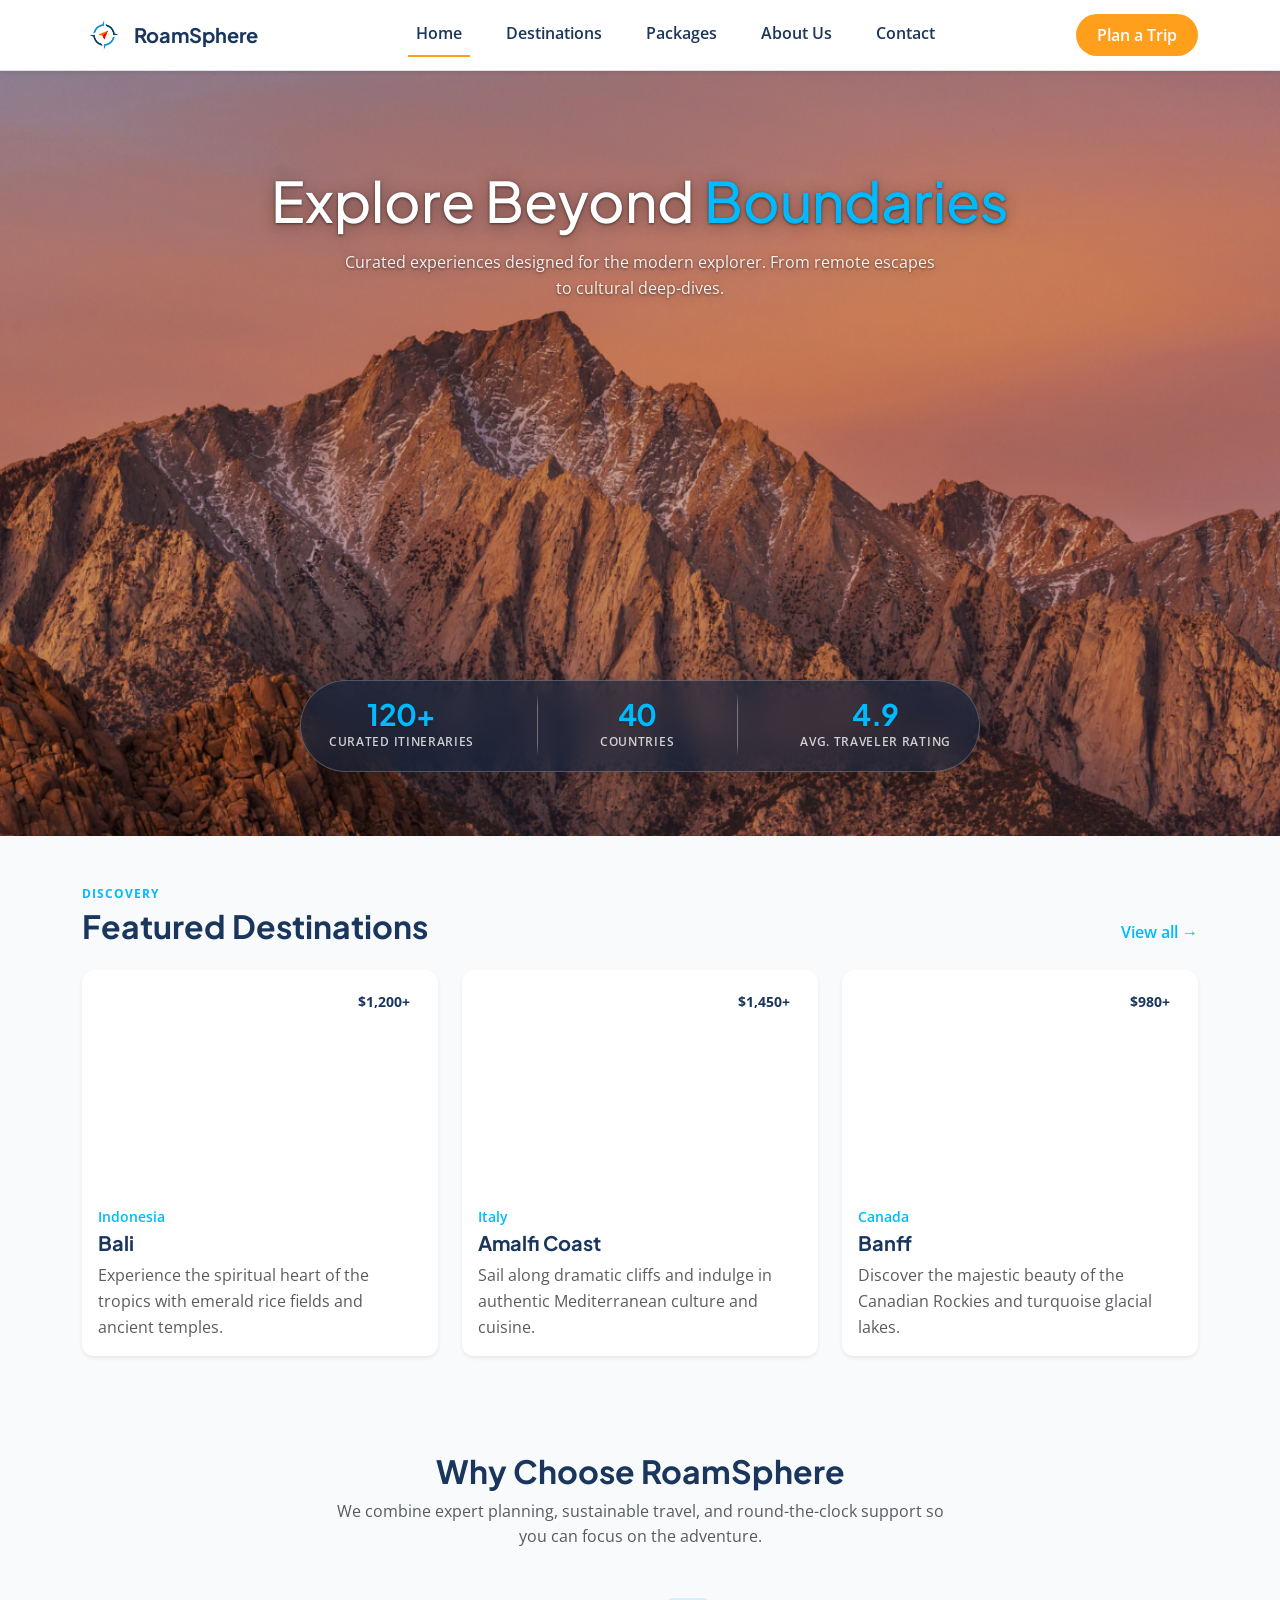
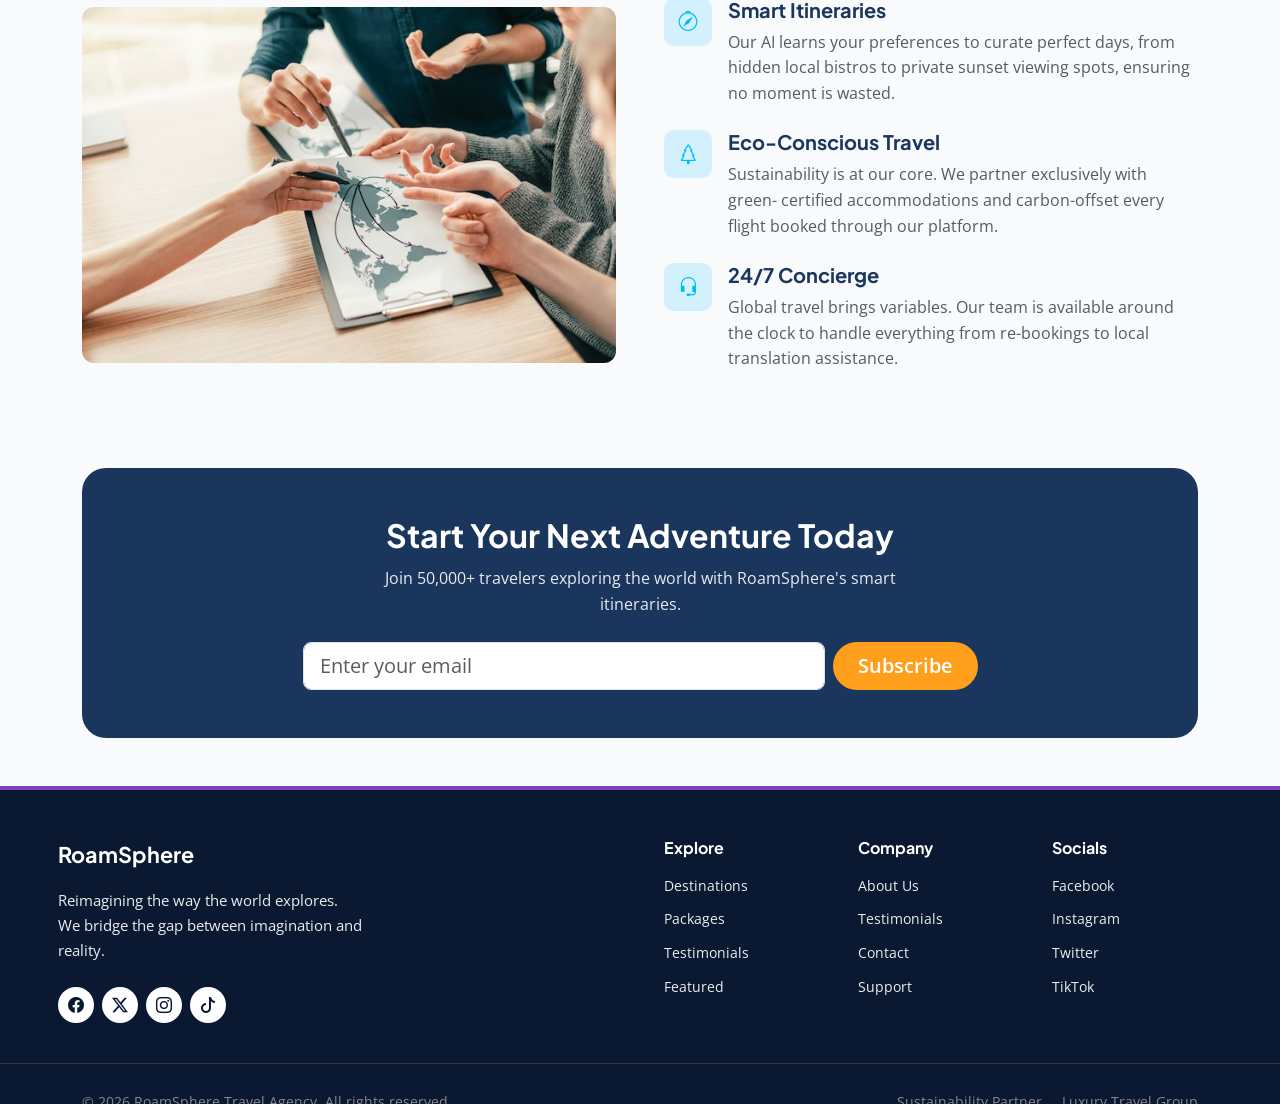
<file: index.html>
<!DOCTYPE html>
<html lang="en">

<head>
    <meta charset="UTF-8" />
    <meta name="viewport" content="width=device-width, initial-scale=1.0" />
    <title>RoamSphere</title>
    <meta http-equiv="refresh" content="0; url=pages/index.html" />
    <link rel="canonical" href="pages/index.html" />
</head>

<body>
    <p><a href="pages/index.html">Continue to RoamSphere</a></p>
</body>

</html>
</file>
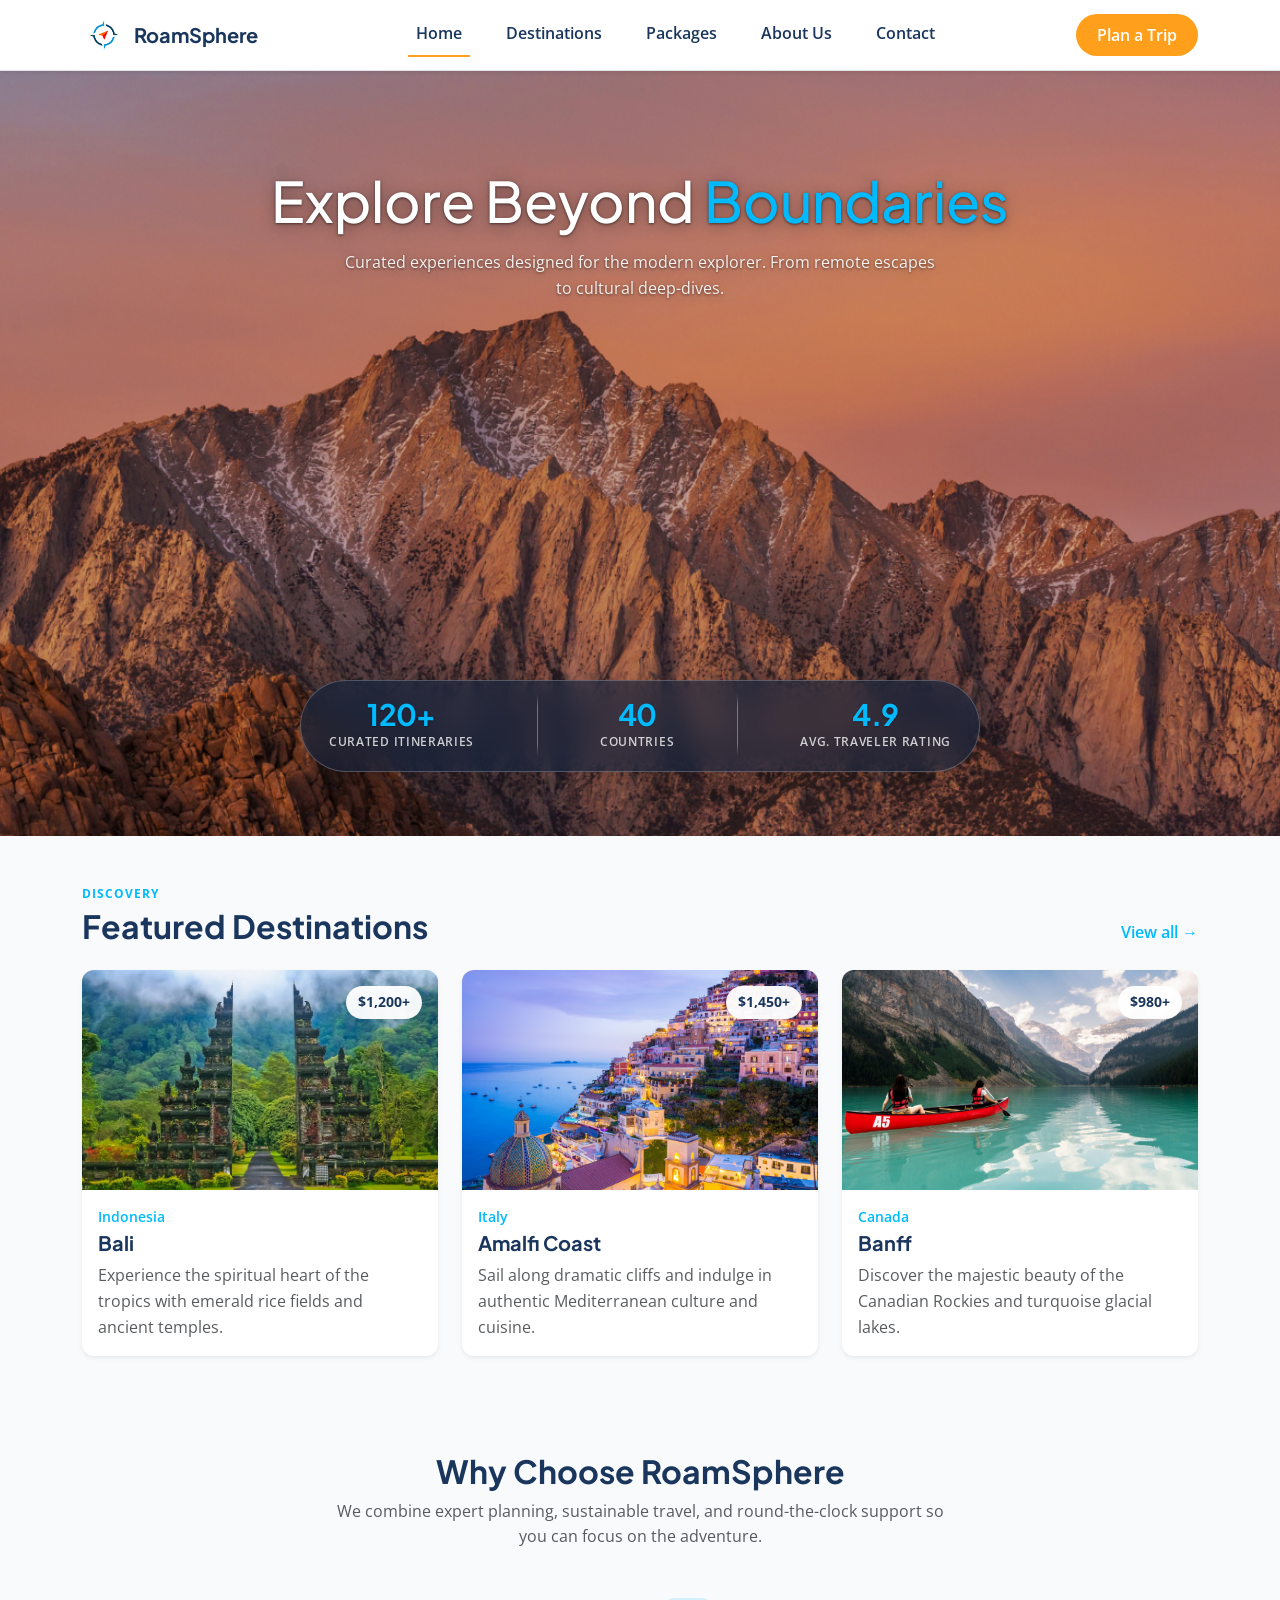
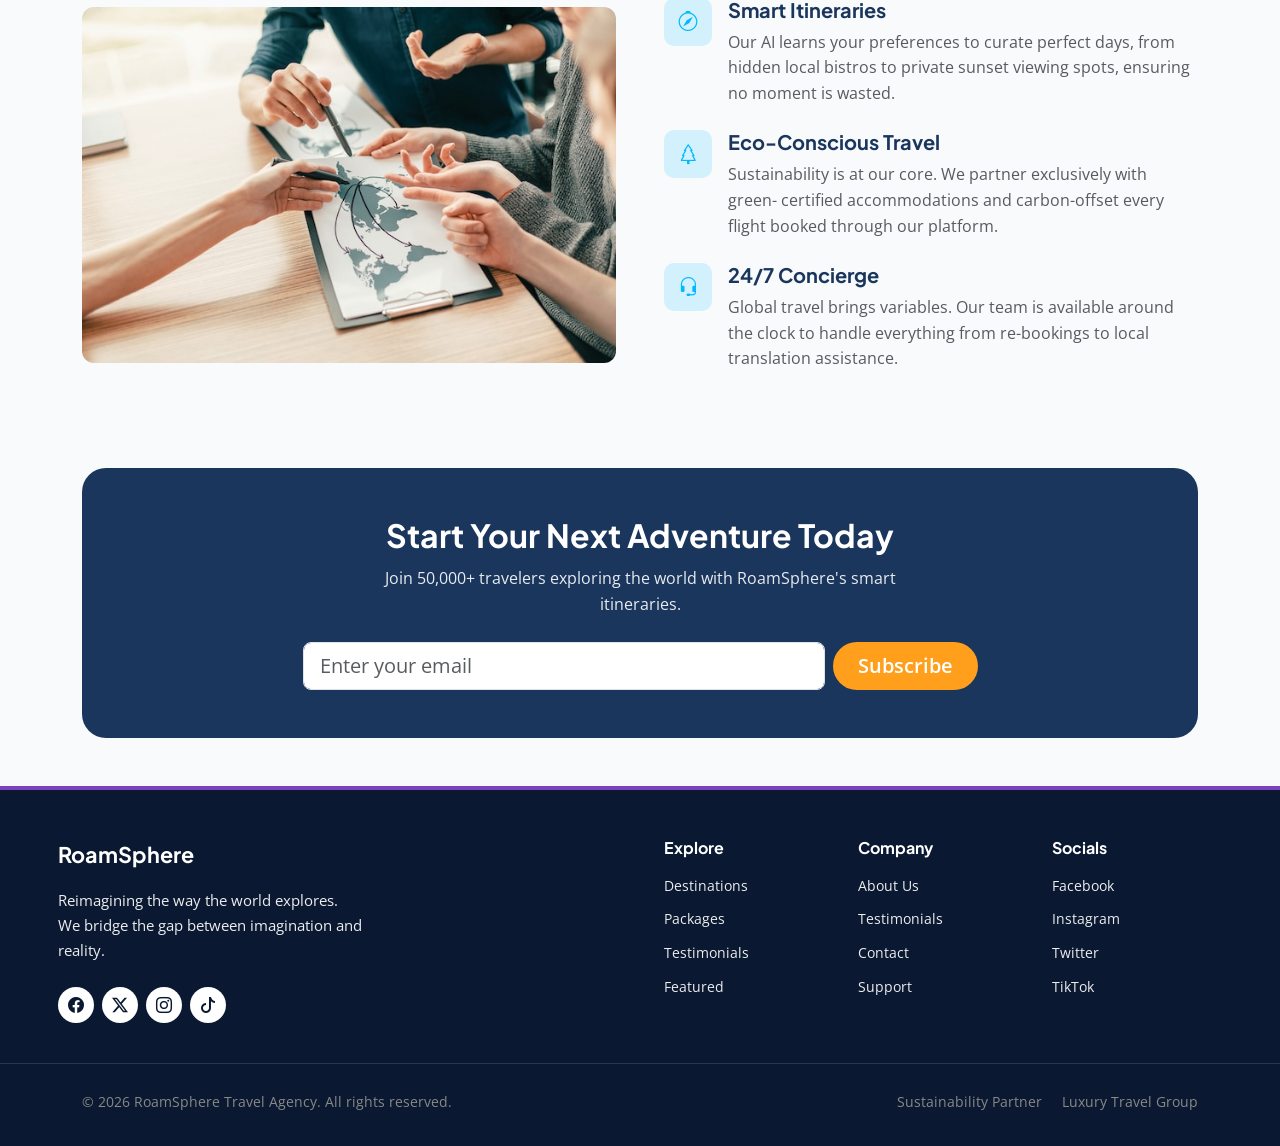
<file: pages/index.html>
<!DOCTYPE html>
<html lang="en">

<head>
    <meta charset="UTF-8" />
    <meta name="viewport" content="width=device-width, initial-scale=1.0" />
    <meta name="referrer" content="no-referrer" />
    <title>RoamSphere - Explore Beyond Boundaries</title>
    <link rel="preload" as="image" href="../assets/images/hero-home.png" fetchpriority="high" />

    <link href="https://cdn.jsdelivr.net/npm/bootstrap@5.3.3/dist/css/bootstrap.min.css" rel="stylesheet" />
    <link rel="preconnect" href="https://fonts.googleapis.com" />
    <link rel="preconnect" href="https://fonts.gstatic.com" crossorigin />
    <link
        href="https://fonts.googleapis.com/css2?family=Open+Sans:wght@400;600&family=Plus+Jakarta+Sans:wght@600;700&display=swap"
        rel="stylesheet" />
    <link rel="stylesheet" href="https://cdn.jsdelivr.net/npm/bootstrap-icons@1.13.1/font/bootstrap-icons.min.css" />


    <link rel="stylesheet" href="../css/styles.css" />

</head>

<body>
    <!-- Navigation -->
    <nav class="navbar navbar-expand-lg navbar-light bg-white shadow-sm sticky-top border-bottom">
        <div class="container">
            <a class="navbar-brand d-flex align-items-center gap-2 fw-bold text-start" href="index.html">
                <img fetchpriority="high" decoding="async" src="../assets/images/nav-logo.jpg"
                    alt="" class="navbar-logo" width="44" height="44" />
                <span class="navbar-brand-text">RoamSphere</span>
            </a>

            <button class="navbar-toggler ms-auto" type="button" data-bs-toggle="collapse" data-bs-target="#mainNav"
                aria-controls="mainNav" aria-expanded="false" aria-label="Toggle navigation">

                <span class="navbar-toggler-icon"></span>
            </button>

            <div class="collapse navbar-collapse" id="mainNav">
                <ul class="navbar-nav mx-auto mb-2 mb-lg-0">
                    <li class="nav-item">
                        <a class="nav-link active" href="index.html">Home</a>
                    </li>
                    <li class="nav-item">
                        <a class="nav-link" href="destinations.html">Destinations</a>
                    </li>
                    <li class="nav-item">
                        <a class="nav-link" href="packages.html">Packages</a>
                    </li>
                    <li class="nav-item">
                        <a class="nav-link" href="about.html">About Us</a>
                    </li>
                    <li class="nav-item">
                        <a class="nav-link" href="contact.html">Contact</a>
                    </li>
                </ul>
                <a class="btn btn-cta" href="contact.html#plan-trip">Plan a Trip</a>
            </div>
        </div>
    </nav>

    <!-- Hero -->
    <section class="hero hero--clear-overlay">
        <div class="hero-overlay">
            <div class="container text-center text-white hero-content">
                <h1 class="hero-title">
                    Explore Beyond <span class="text-sky">Boundaries</span>
                </h1>
                <p class="hero-subtitle">
                    Curated experiences designed for the modern explorer. From remote escapes
                    to cultural deep-dives.
                </p>
            </div>

            <div class="container hero-search-wrap">
                <div class="hero-stats">
                    <div class="hero-stats-track">
                        <div class="hero-stat">
                            <span class="hero-stat-value text-sky">120+</span>
                            <span class="hero-stat-label">Curated itineraries</span>
                        </div>
                        <span class="hero-stat-sep" aria-hidden="true"></span>
                        <div class="hero-stat">
                            <span class="hero-stat-value text-sky">40</span>
                            <span class="hero-stat-label">Countries</span>
                        </div>
                        <span class="hero-stat-sep" aria-hidden="true"></span>
                        <div class="hero-stat">
                            <span class="hero-stat-value text-sky">4.9</span>
                            <span class="hero-stat-label">Avg. traveler rating</span>
                        </div>
                    </div>
                </div>
            </div>
        </div>
    </section>

    <!-- Featured destinations -->
    <section id="featured" class="featured-destinations py-5">
        <div class="container">
            <div class="d-flex justify-content-between align-items-end mb-4">
                <div>
                    <p class="section-label mb-1">DISCOVERY</p>
                    <h2 class="section-title mb-0">Featured Destinations</h2>
                </div>
                <a href="destinations.html" class="view-all-link">View all &rarr;</a>
            </div>

            <div class="row g-4">
                <div class="col-md-4">
                    <article class="destination-card card h-100 border-0 shadow-sm">
                        <div class="destination-card-img-wrap">
                            <img loading="lazy" decoding="async" src="../assets/images/index-featured-bali.jpg"
                                class="card-img-top" alt="Bali rice terraces" />
                            <span class="price-badge">$1,200+</span>
                        </div>
                        <div class="card-body">
                            <p class="destination-country mb-1">Indonesia</p>
                            <h3 class="destination-name h5">Bali</h3>
                            <p class="destination-desc text-muted mb-0">
                                Experience the spiritual heart of the tropics with emerald rice fields and ancient temples.
                            </p>
                        </div>
                    </article>
                </div>

                <div class="col-md-4">
                    <article class="destination-card card h-100 border-0 shadow-sm">
                        <div class="destination-card-img-wrap">
                            <img loading="lazy" decoding="async" src="../assets/images/index-featured-amalfi.jpg"
                                class="card-img-top" alt="Amalfi Coast cliffside view" />
                            <span class="price-badge">$1,450+</span>
                        </div>
                        <div class="card-body">
                            <p class="destination-country mb-1">Italy</p>
                            <h3 class="destination-name h5">Amalfi Coast</h3>
                            <p class="destination-desc text-muted mb-0">
                                Sail along dramatic cliffs and indulge in authentic Mediterranean culture and cuisine.
                            </p>
                        </div>
                    </article>
                </div>

                <div class="col-md-4">
                    <article class="destination-card card h-100 border-0 shadow-sm">
                        <div class="destination-card-img-wrap">
                            <img loading="lazy" decoding="async" src="../assets/images/index-featured-banff.jpg"
                                class="card-img-top" alt="Banff mountain lake" />
                            <span class="price-badge">$980+</span>
                        </div>
                        <div class="card-body">
                            <p class="destination-country mb-1">Canada</p>
                            <h3 class="destination-name h5">Banff</h3>
                            <p class="destination-desc text-muted mb-0">
                                Discover the majestic beauty of the Canadian Rockies and turquoise glacial lakes.
                            </p>
                        </div>
                    </article>
                </div>
            </div>
        </div>
    </section>

    <!-- Why choose us -->
    <section class="why-choose py-5">
        <div class="container">
            <div class="text-center mb-5">
                <h2 class="section-title">Why Choose RoamSphere</h2>
                <p class="text-muted mx-auto why-choose-intro">
                    We combine expert planning, sustainable travel, and round-the-clock support
                    so you can focus on the adventure.
                </p>
            </div>

            <div class="row align-items-center g-4 g-lg-5">
                <div class="col-lg-6">
                    <img loading="lazy" decoding="async" src="../assets/images/index-why-choose.jpg"
                        class="why-choose-img img-fluid" alt="Travelers planning a trip with a map" />
                </div>

                <div class="col-lg-6">
                    <div class="feature-item d-flex gap-3 mb-4">
                        <div class="feature-icon">
                            <i class="bi bi-compass"></i>
                        </div>
                        <div>
                            <h3 class="h5 feature-title">Smart Itineraries</h3>
                            <p class="text-muted mb-0">
                                Our AI learns your preferences to curate perfect days, from hidden
                                local bistros to private sunset viewing spots, ensuring no moment
                                is wasted.
                            </p>
                        </div>
                    </div>

                    <div class="feature-item d-flex gap-3 mb-4">
                        <div class="feature-icon">
                            <i class="bi bi-tree"></i>
                        </div>
                        <div>
                            <h3 class="h5 feature-title">Eco-Conscious Travel</h3>
                            <p class="text-muted mb-0">
                                Sustainability is at our core. We partner exclusively with green-
                                certified accommodations and carbon-offset every flight booked
                                through our platform.
                            </p>
                        </div>
                    </div>

                    <div class="feature-item d-flex gap-3">
                        <div class="feature-icon">
                            <i class="bi bi-headset"></i>
                        </div>
                        <div>
                            <h3 class="h5 feature-title">24/7 Concierge</h3>
                            <p class="text-muted mb-0">
                                Global travel brings variables. Our team is available around the
                                clock to handle everything from re-bookings to local translation
                                assistance.
                            </p>
                        </div>
                    </div>
                </div>
            </div>
        </div>
    </section>

    <!-- Newsletter -->
    <section class="newsletter py-5">
        <div class="container">
            <div class="newsletter-box text-center text-white">
                <h2 class="newsletter-title">Start Your Next Adventure Today</h2>
                <p class="newsletter-text">
                    Join 50,000+ travelers exploring the world with RoamSphere's smart itineraries.
                </p>
                <form class="newsletter-form row g-2 justify-content-center">
                    <div class="col-md-6">
                        <label class="visually-hidden" for="newsletterEmail">Email</label>
                        <input type="email" id="newsletterEmail" name="email" class="form-control form-control-lg"
                            placeholder="Enter your email" autocomplete="email" required />
                    </div>
                    <div class="col-md-auto">
                        <button type="submit" class="btn btn-cta btn-lg px-4">Subscribe</button>
                    </div>
                </form>
            </div>
        </div>
    </section>

    <!-- Site footer -->
    <footer class="site-footer">
        <div class="container footer-inner">
            <div class="row g-4 g-lg-5 align-items-start footer-columns">
                <div class="col-lg-5 footer-brand-col text-start ps-0">
                    <a class="footer-brand fw-bold d-inline-block" href="index.html">RoamSphere</a>
                    <p class="footer-text mt-3 mb-4">
                        Reimagining the way the world explores.<br>We bridge the gap between imagination and reality.
                    </p>
                    <div class="footer-social d-flex gap-2 flex-wrap">
                        <a href="https://www.facebook.com/" target="_blank" rel="noopener noreferrer"
                            aria-label="Facebook"><i class="bi bi-facebook"></i></a>
                        <a href="https://x.com/" target="_blank" rel="noopener noreferrer" aria-label="Twitter"><i
                                class="bi bi-twitter-x"></i></a>
                        <a href="https://www.instagram.com/" target="_blank" rel="noopener noreferrer"
                            aria-label="Instagram"><i class="bi bi-instagram"></i></a>
                        <a href="https://www.tiktok.com/" target="_blank" rel="noopener noreferrer"
                            aria-label="TikTok"><i class="bi bi-tiktok"></i></a>
                    </div>
                </div>

                <div class="col-6 col-md-4 col-lg-2 offset-lg-1 footer-link-col">
                    <h4 class="footer-heading">Explore</h4>
                    <ul class="footer-links list-unstyled">
                        <li><a href="destinations.html">Destinations</a></li>
                        <li><a href="packages.html">Packages</a></li>
                        <li><a href="about.html#testimonials">Testimonials</a></li>
                        <li><a href="index.html#featured">Featured</a></li>
                    </ul>
                </div>

                <div class="col-6 col-md-4 col-lg-2 footer-link-col">
                    <h4 class="footer-heading">Company</h4>
                    <ul class="footer-links list-unstyled">
                        <li><a href="about.html">About Us</a></li>
                        <li><a href="about.html#testimonials">Testimonials</a></li>
                        <li><a href="contact.html">Contact</a></li>
                        <li><a href="contact.html#plan-trip">Support</a></li>
                    </ul>
                </div>

                <div class="col-6 col-md-4 col-lg-2 footer-link-col">
                    <h4 class="footer-heading">Socials</h4>
                    <ul class="footer-links list-unstyled">
                        <li><a href="https://www.facebook.com/" target="_blank" rel="noopener noreferrer">Facebook</a>
                        </li>
                        <li><a href="https://www.instagram.com/" target="_blank" rel="noopener noreferrer">Instagram</a>
                        </li>
                        <li><a href="https://x.com/" target="_blank" rel="noopener noreferrer">Twitter</a></li>
                        <li><a href="https://www.tiktok.com/" target="_blank" rel="noopener noreferrer">TikTok</a></li>
                    </ul>
                </div>
            </div>

            <div class="footer-bottom-bar">
                <p class="footer-copyright mb-0">&copy; 2026 RoamSphere Travel Agency. All rights reserved.</p>
                <div class="footer-bottom-links">
                    <a href="about.html">Sustainability Partner</a>
                    <a href="packages.html">Luxury Travel Group</a>
                </div>
            </div>
        </div>
    </footer>

    <script src="https://cdn.jsdelivr.net/npm/bootstrap@5.3.3/dist/js/bootstrap.bundle.min.js"></script>
    <script src="../js/main.js"></script>
</body>

</html>
</file>
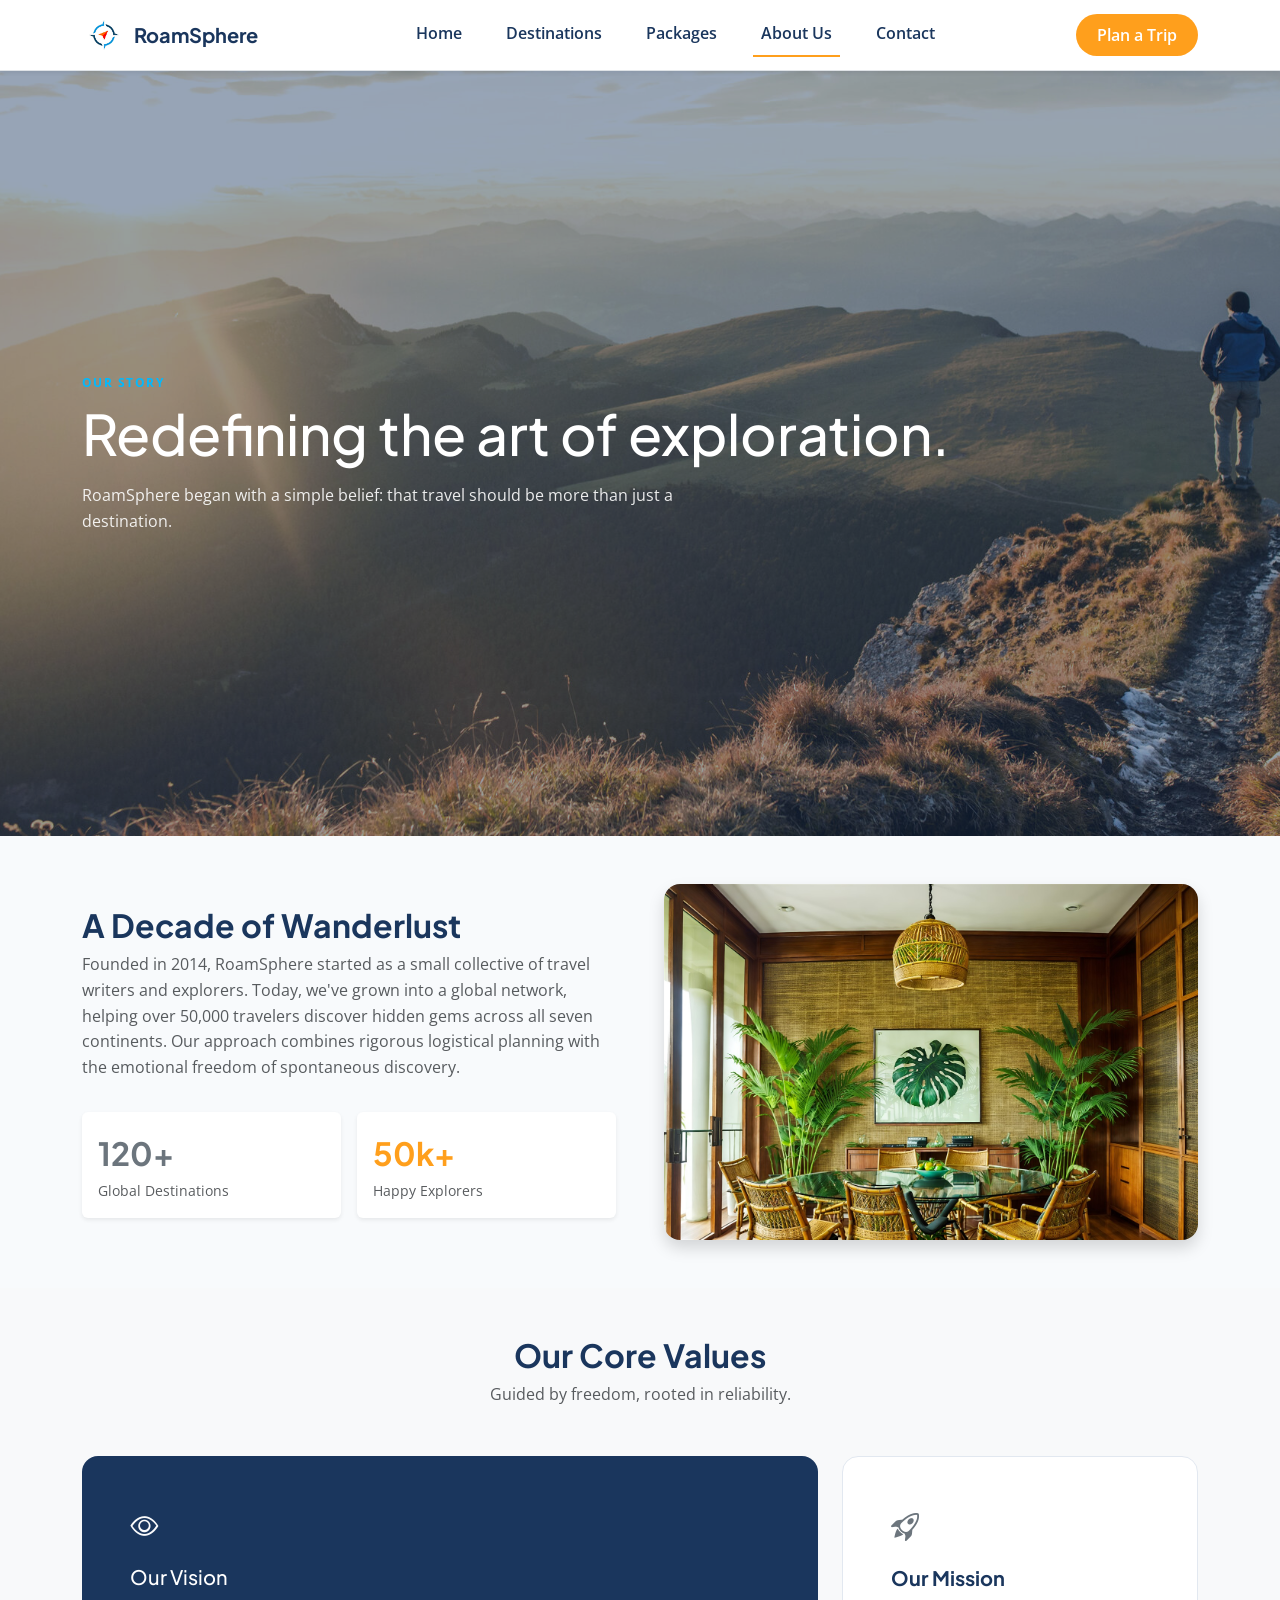
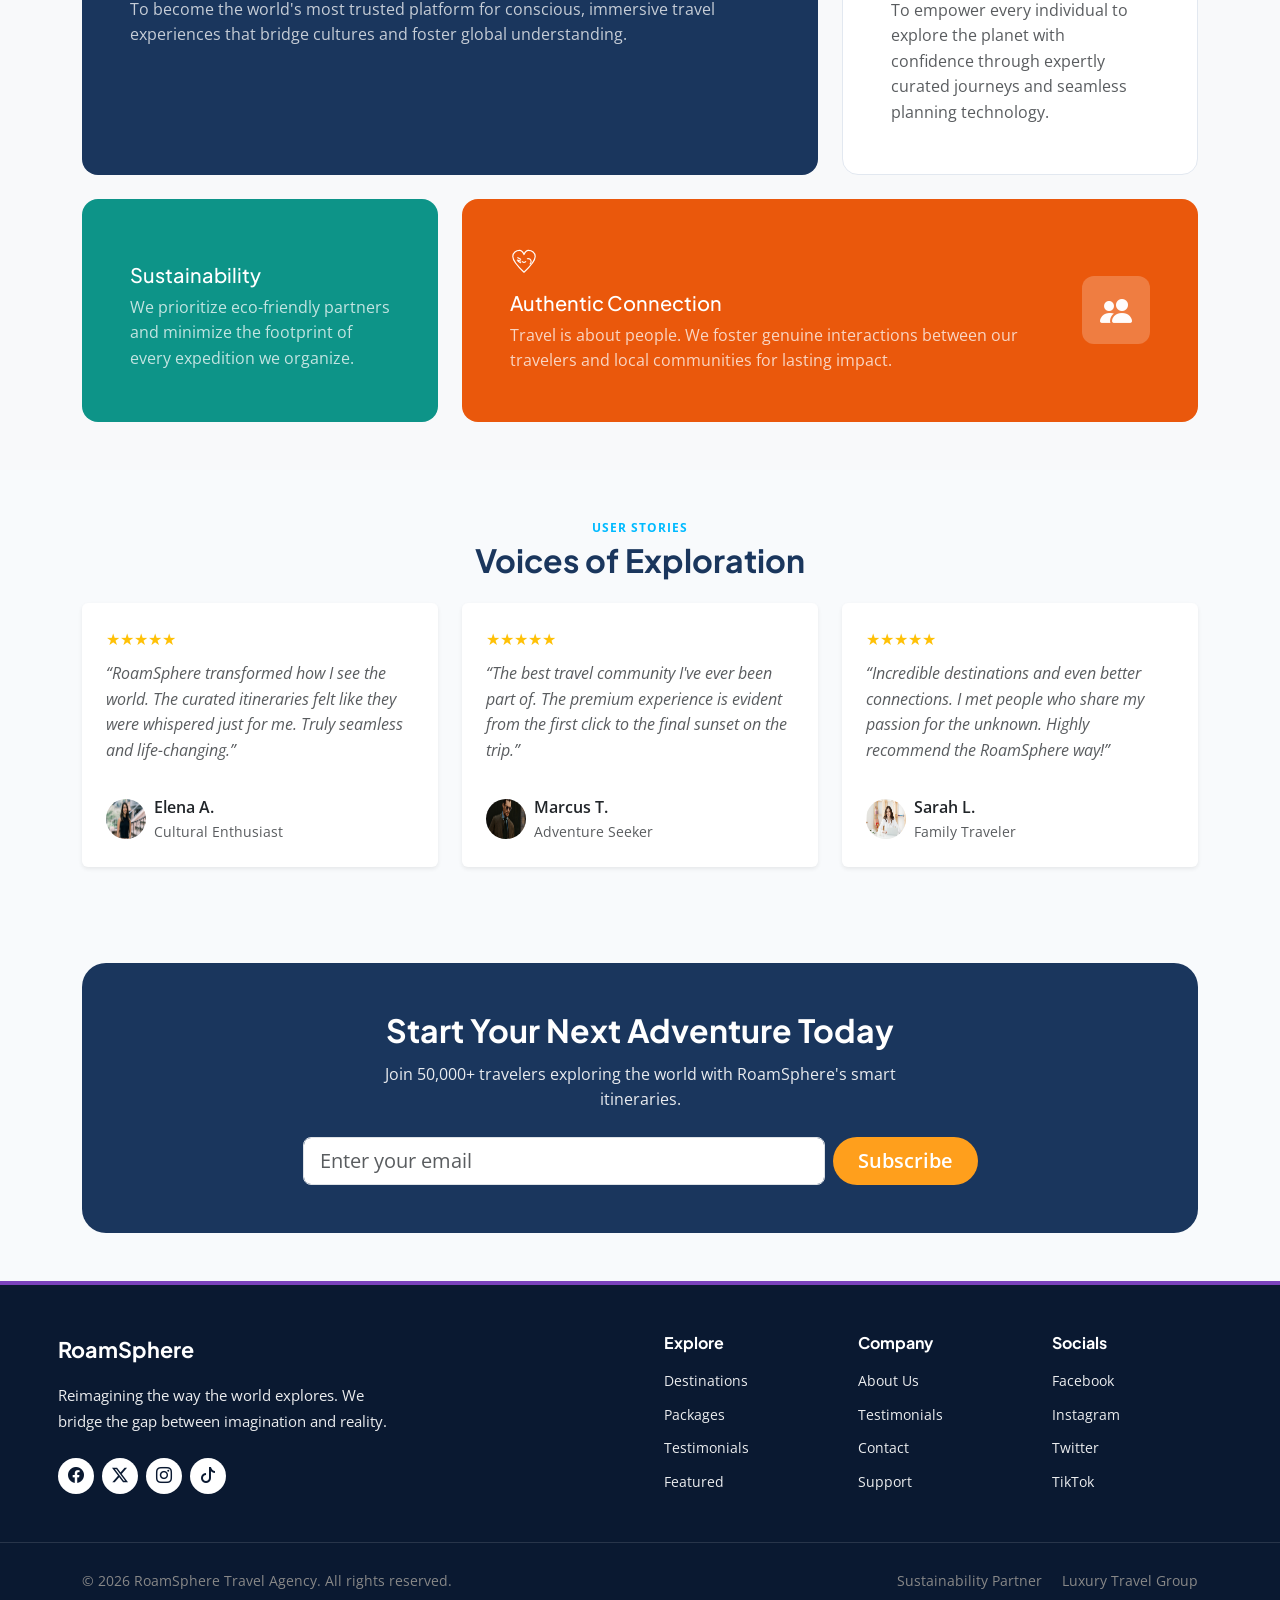
<file: pages/about.html>
<!DOCTYPE html>
<html lang="en">

<head>
    <meta charset="UTF-8" />
    <meta name="viewport" content="width=device-width, initial-scale=1.0" />
    <meta name="referrer" content="no-referrer" />
    <title>About Us - RoamSphere</title>
    <link rel="preload" as="image" href="../assets/images/hero-about.jpeg" fetchpriority="high" />

    <link href="https://cdn.jsdelivr.net/npm/bootstrap@5.3.3/dist/css/bootstrap.min.css" rel="stylesheet" />
    <link rel="preconnect" href="https://fonts.googleapis.com" />
    <link rel="preconnect" href="https://fonts.gstatic.com" crossorigin />
    <link
        href="https://fonts.googleapis.com/css2?family=Open+Sans:wght@400;600&family=Plus+Jakarta+Sans:wght@600;700&display=swap"
        rel="stylesheet" />
    <link rel="stylesheet" href="https://cdn.jsdelivr.net/npm/bootstrap-icons@1.13.1/font/bootstrap-icons.min.css" />


    <link rel="stylesheet" href="../css/styles.css" />

</head>

<body>
    <!-- Navigation -->
    <nav class="navbar navbar-expand-lg navbar-light bg-white shadow-sm sticky-top border-bottom">
        <div class="container">
            <a class="navbar-brand d-flex align-items-center gap-2 fw-bold text-start" href="index.html">
                <img fetchpriority="high" decoding="async" src="../assets/images/nav-logo.jpg"
                    alt="" class="navbar-logo" width="44" height="44" />
                <span class="navbar-brand-text">RoamSphere</span>
            </a>

            <button class="navbar-toggler ms-auto" type="button" data-bs-toggle="collapse" data-bs-target="#mainNav"
                aria-controls="mainNav" aria-expanded="false" aria-label="Toggle navigation">

                <span class="navbar-toggler-icon"></span>
            </button>

            <div class="collapse navbar-collapse" id="mainNav">
                <ul class="navbar-nav mx-auto mb-2 mb-lg-0">
                    <li class="nav-item">
                        <a class="nav-link" href="index.html">Home</a>
                    </li>
                    <li class="nav-item">
                        <a class="nav-link" href="destinations.html">Destinations</a>
                    </li>
                    <li class="nav-item">
                        <a class="nav-link" href="packages.html">Packages</a>
                    </li>
                    <li class="nav-item">
                        <a class="nav-link active" href="about.html">About Us</a>
                    </li>
                    <li class="nav-item">
                        <a class="nav-link" href="contact.html">Contact</a>
                    </li>
                </ul>
                <a class="btn btn-cta" href="contact.html#plan-trip">Plan a Trip</a>
            </div>
        </div>
    </nav>

    <!-- Hero -->
    <section class="hero hero-about text-md-start">
        <div class="hero-overlay">
            <div class="container hero-content text-center text-md-start text-white">
                <p class="hero-tag mb-2">OUR STORY</p>
                <h1 class="hero-title">Redefining the art of exploration.</h1>
                <p class="hero-subtitle mx-auto mx-md-0">
                    RoamSphere began with a simple belief: that travel should be more than just a destination.
                </p>
            </div>
        </div>
    </section>

    <!-- Our story -->
    <section class="about-story py-5">
        <div class="container">
            <div class="row align-items-center g-4 g-lg-5">
                <div class="col-lg-6">
                    <h2 class="section-title">A Decade of Wanderlust</h2>
                    <p class="text-muted">
                        Founded in 2014, RoamSphere started as a small collective of travel writers and explorers. Today,
                        we've grown into a global network, helping over 50,000 travelers discover hidden gems across all
                        seven continents. Our approach combines rigorous logistical planning with the emotional freedom
                        of spontaneous discovery.
                    </p>
                    <div class="row g-3 mt-2">
                        <div class="col-6">
                            <div class="stat-card card border-0 shadow-sm h-100 p-3">
                                <p class="stat-number text-secondary mb-0">120+</p>
                                <p class="small text-muted mb-0">Global Destinations</p>
                            </div>
                        </div>
                        <div class="col-6">
                            <div class="stat-card card border-0 shadow-sm h-100 p-3">
                                <p class="stat-number text-tertiary mb-0">50k+</p>
                                <p class="small text-muted mb-0">Happy Explorers</p>
                            </div>
                        </div>
                    </div>
                </div>
                <div class="col-lg-6">
                    <img loading="lazy" decoding="async" src="../assets/images/about-story.jpg"
                        class="img-fluid rounded-4 shadow" alt="Tropical interior with plants" />
                </div>
            </div>
        </div>
    </section>

    <!-- Core values -->
    <section class="core-values py-5 bg-light">
        <div class="container">
            <div class="text-center mb-5">
                <h2 class="section-title">Our Core Values</h2>
                <p class="text-muted">Guided by freedom, rooted in reliability.</p>
            </div>
            <div class="row g-4 core-values-bento">
                <div class="col-12 col-lg-8">
                    <div class="value-card value-card-dark value-card-bento-wide p-4 p-lg-5 h-100 rounded-4 text-white">
                        <div class="value-card-bento-content">
                            <i class="bi bi-eye fs-3 mb-3 d-block"></i>
                            <h3 class="h5">Our Vision</h3>
                            <p class="mb-0 opacity-75">
                                To become the world's most trusted platform for conscious, immersive travel experiences that
                                bridge cultures and foster global understanding.
                            </p>
                        </div>
                    </div>
                </div>
                <div class="col-12 col-lg-4">
                    <div class="value-card value-card-outline value-card-bento-narrow p-4 p-lg-5 h-100 rounded-4">
                        <div class="value-card-bento-content">
                            <i class="bi bi-rocket-takeoff fs-3 mb-3 d-block text-secondary"></i>
                            <h3 class="h5 feature-title">Our Mission</h3>
                            <p class="text-muted mb-0">
                                To empower every individual to explore the planet with confidence through expertly curated
                                journeys and seamless planning technology.
                            </p>
                        </div>
                    </div>
                </div>
                <div class="col-12 col-lg-4">
                    <div class="value-card value-card-teal value-card-bento-narrow p-4 p-lg-5 h-100 rounded-4 text-white">
                        <div class="value-card-bento-content">
                            <i class="bi bi-leaf fs-3 mb-3 d-block flex-shrink-0" aria-hidden="true"></i>
                            <h3 class="h5">Sustainability</h3>
                            <p class="mb-0 opacity-75">
                                We prioritize eco-friendly partners and minimize the footprint of every expedition we organize.
                            </p>
                        </div>
                    </div>
                </div>
                <div class="col-12 col-lg-8">
                    <div class="value-card value-card-orange value-card-bento-wide p-4 p-lg-5 h-100 rounded-4 text-white">
                        <div class="value-card-bento-content d-flex flex-column flex-lg-row gap-3 gap-lg-4 align-items-start">
                            <div class="flex-grow-1 min-w-0">
                                <svg class="value-icon-heart-handshake mb-3" xmlns="http://www.w3.org/2000/svg"
                                    viewBox="0 0 100 100" width="28" height="28" fill="none" aria-hidden="true" focusable="false">
                                    <g stroke="currentColor" stroke-width="4.2" stroke-linecap="round" stroke-linejoin="round">
                                        <path d="M50 90 C22 64 10 48 10 34 C10 20 22 12 34 12 C42 12 47 19 50 27 C53 19 58 12 66 12 C78 12 90 20 90 34 C90 48 78 64 50 90 Z"/>
                                        <path d="M38 44 L28 38"/>
                                        <path d="M38 50 L26 47"/>
                                        <path d="M38 56 L29 51"/>
                                        <path d="M62 42 C74 40 80 52 72 60"/>
                                        <path d="M44 52 Q50 58 56 52"/>
                                    </g>
                                </svg>
                                <h3 class="h5">Authentic Connection</h3>
                                <p class="mb-0 opacity-75">
                                    Travel is about people. We foster genuine interactions between our travelers and local
                                    communities for lasting impact.
                                </p>
                            </div>
                            <div class="value-card-accent-box flex-shrink-0 align-self-lg-center ms-auto ms-lg-0" aria-hidden="true">
                                <i class="bi bi-people-fill fs-2"></i>
                            </div>
                        </div>
                    </div>
                </div>
            </div>
        </div>
    </section>

    <!-- Testimonials -->
    <section id="testimonials" class="testimonials py-5">
        <div class="container">
            <p class="section-label text-center mb-1">USER STORIES</p>
            <h2 class="section-title text-center mb-4">Voices of Exploration</h2>
            <div class="row g-4">
                <div class="col-md-4">
                    <article class="card border-0 shadow-sm h-100 p-4 d-flex flex-column">
                        <p class="text-warning mb-2">★★★★★</p>
                        <p class="fst-italic text-muted">“RoamSphere transformed how I see the world. The curated itineraries felt like they were whispered just for me. Truly seamless and life-changing.”</p>
                        <div class="d-flex align-items-center gap-2 mt-auto pt-3">
                            <img loading="lazy" decoding="async" src="../assets/images/about-testimonial-elena.jpg"
                                class="rounded-circle" width="40" height="40" alt="Elena A." />
                            <div>
                                <p class="mb-0 fw-semibold">Elena A.</p>
                                <p class="small text-muted mb-0">Cultural Enthusiast</p>
                            </div>
                        </div>
                    </article>
                </div>
                <div class="col-md-4">
                    <article class="card border-0 shadow-sm h-100 p-4 d-flex flex-column">
                        <p class="text-warning mb-2">★★★★★</p>
                        <p class="fst-italic text-muted">“The best travel community I've ever been part of. The premium experience is evident from the first click to the final sunset on the trip.”</p>
                        <div class="d-flex align-items-center gap-2 mt-auto pt-3">
                            <img loading="lazy" decoding="async" src="../assets/images/about-testimonial-marcus.jpg"
                                class="rounded-circle" width="40" height="40" alt="Marcus T." />
                            <div>
                                <p class="mb-0 fw-semibold">Marcus T.</p>
                                <p class="small text-muted mb-0">Adventure Seeker</p>
                            </div>
                        </div>
                    </article>
                </div>
                <div class="col-md-4">
                    <article class="card border-0 shadow-sm h-100 p-4 d-flex flex-column">
                        <p class="text-warning mb-2">★★★★★</p>
                        <p class="fst-italic text-muted">“Incredible destinations and even better connections. I met people who share my passion for the unknown. Highly recommend the RoamSphere way!”</p>
                        <div class="d-flex align-items-center gap-2 mt-auto pt-3">
                            <img loading="lazy" decoding="async" src="../assets/images/about-testimonial-sarah.jpg"
                                class="rounded-circle" width="40" height="40" alt="Sarah L." />
                            <div>
                                <p class="mb-0 fw-semibold">Sarah L.</p>
                                <p class="small text-muted mb-0">Family Traveler</p>
                            </div>
                        </div>
                    </article>
                </div>
            </div>
        </div>
    </section>

    <!-- Newsletter -->
    <section class="newsletter py-5">
        <div class="container">
            <div class="newsletter-box text-center text-white">
                <h2 class="newsletter-title">Start Your Next Adventure Today</h2>
                <p class="newsletter-text">
                    Join 50,000+ travelers exploring the world with RoamSphere's smart itineraries.
                </p>
                <form class="newsletter-form row g-2 justify-content-center">
                    <div class="col-md-6">
                        <label class="visually-hidden" for="newsletterEmail">Email</label>
                        <input type="email" id="newsletterEmail" name="email" class="form-control form-control-lg"
                            placeholder="Enter your email" autocomplete="email" required />
                    </div>
                    <div class="col-md-auto">
                        <button type="submit" class="btn btn-cta btn-lg px-4">Subscribe</button>
                    </div>
                </form>
            </div>
        </div>
    </section>

    <!-- Site footer -->
    <footer class="site-footer">
        <div class="container footer-inner">
            <div class="row g-4 g-lg-5 align-items-start footer-columns">
                <div class="col-lg-5 footer-brand-col text-start ps-0">
                    <a class="footer-brand fw-bold d-inline-block" href="index.html">RoamSphere</a>
                    <p class="footer-text mt-3 mb-4">
                        Reimagining the way the world explores. We bridge the gap between imagination and reality.
                    </p>
                    <div class="footer-social d-flex gap-2 flex-wrap">
                        <a href="https://www.facebook.com/" target="_blank" rel="noopener noreferrer"
                            aria-label="Facebook"><i class="bi bi-facebook"></i></a>
                        <a href="https://x.com/" target="_blank" rel="noopener noreferrer" aria-label="Twitter"><i
                                class="bi bi-twitter-x"></i></a>
                        <a href="https://www.instagram.com/" target="_blank" rel="noopener noreferrer"
                            aria-label="Instagram"><i class="bi bi-instagram"></i></a>
                        <a href="https://www.tiktok.com/" target="_blank" rel="noopener noreferrer"
                            aria-label="TikTok"><i class="bi bi-tiktok"></i></a>
                    </div>
                </div>

                <div class="col-6 col-md-4 col-lg-2 offset-lg-1 footer-link-col">
                    <h4 class="footer-heading">Explore</h4>
                    <ul class="footer-links list-unstyled">
                        <li><a href="destinations.html">Destinations</a></li>
                        <li><a href="packages.html">Packages</a></li>
                        <li><a href="about.html#testimonials">Testimonials</a></li>
                        <li><a href="index.html#featured">Featured</a></li>
                    </ul>
                </div>

                <div class="col-6 col-md-4 col-lg-2 footer-link-col">
                    <h4 class="footer-heading">Company</h4>
                    <ul class="footer-links list-unstyled">
                        <li><a href="about.html">About Us</a></li>
                        <li><a href="about.html#testimonials">Testimonials</a></li>
                        <li><a href="contact.html">Contact</a></li>
                        <li><a href="contact.html#plan-trip">Support</a></li>
                    </ul>
                </div>

                <div class="col-6 col-md-4 col-lg-2 footer-link-col">
                    <h4 class="footer-heading">Socials</h4>
                    <ul class="footer-links list-unstyled">
                        <li><a href="https://www.facebook.com/" target="_blank" rel="noopener noreferrer">Facebook</a>
                        </li>
                        <li><a href="https://www.instagram.com/" target="_blank" rel="noopener noreferrer">Instagram</a>
                        </li>
                        <li><a href="https://x.com/" target="_blank" rel="noopener noreferrer">Twitter</a></li>
                        <li><a href="https://www.tiktok.com/" target="_blank" rel="noopener noreferrer">TikTok</a></li>
                    </ul>
                </div>
            </div>

            <div class="footer-bottom-bar">
                <p class="footer-copyright mb-0">&copy; 2026 RoamSphere Travel Agency. All rights reserved.</p>
                <div class="footer-bottom-links">
                    <a href="about.html">Sustainability Partner</a>
                    <a href="packages.html">Luxury Travel Group</a>
                </div>
            </div>
        </div>
    </footer>

    <script src="https://cdn.jsdelivr.net/npm/bootstrap@5.3.3/dist/js/bootstrap.bundle.min.js"></script>
    <script src="../js/main.js"></script>
</body>

</html>
</file>
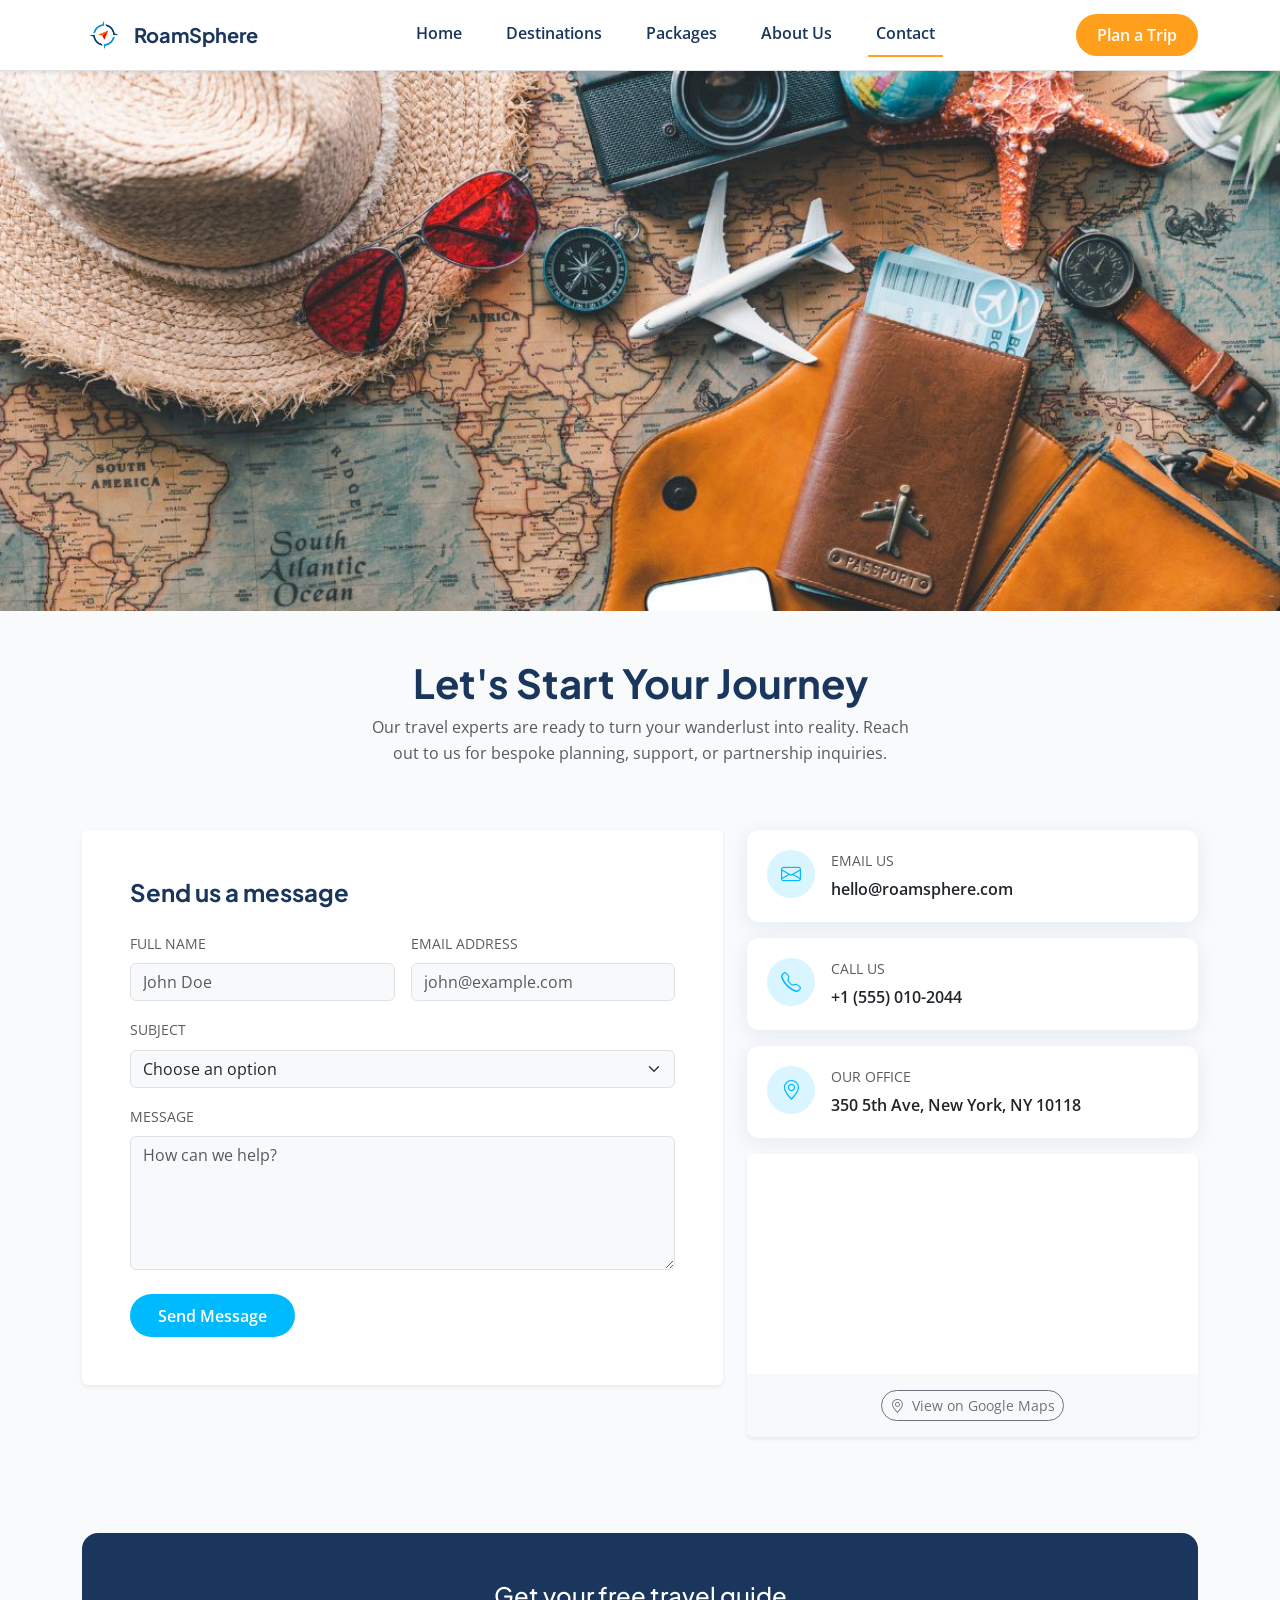
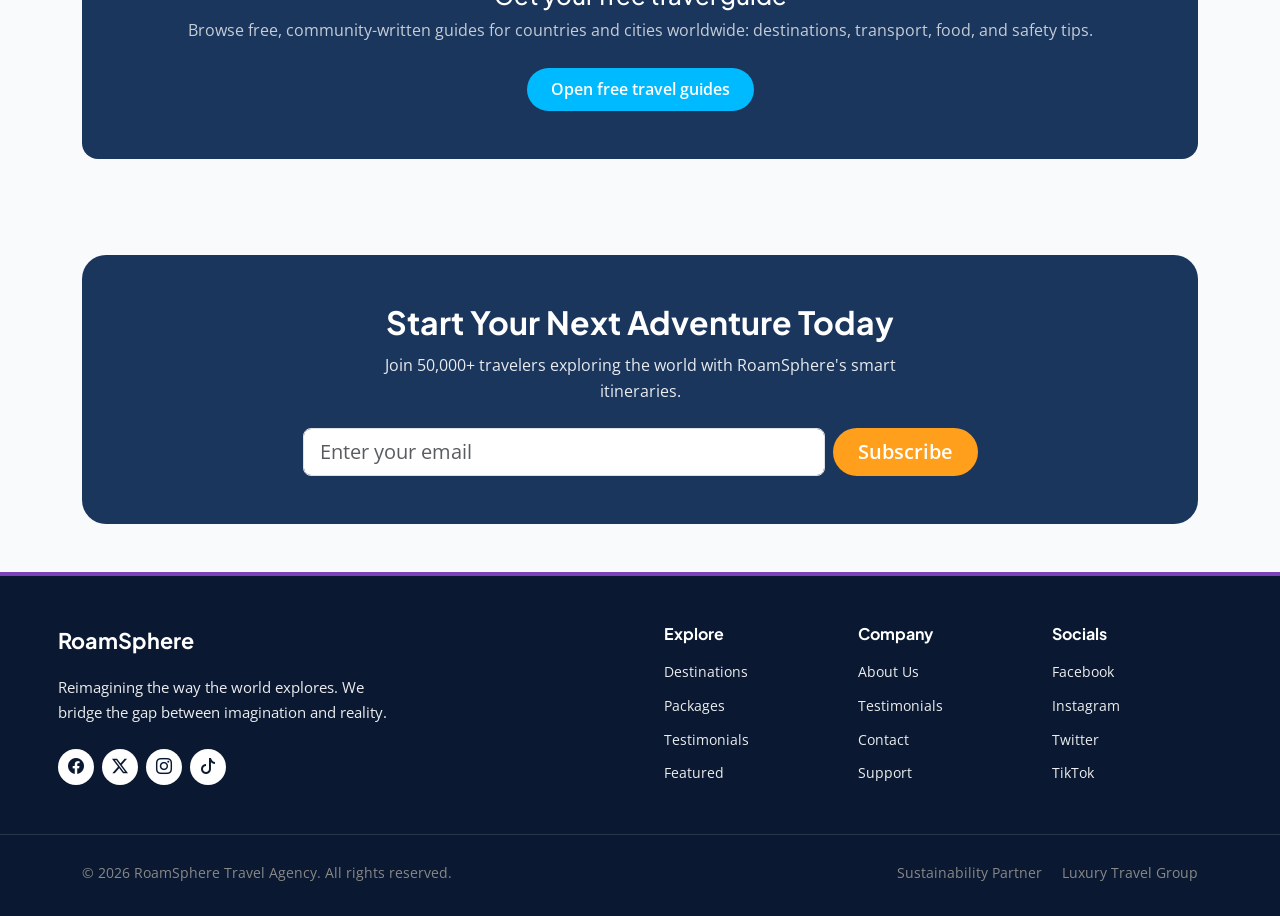
<file: pages/contact.html>
<!DOCTYPE html>
<html lang="en">

<head>
    <meta charset="UTF-8" />
    <meta name="viewport" content="width=device-width, initial-scale=1.0" />
    <meta name="referrer" content="no-referrer" />
    <title>Contact - RoamSphere</title>
    <link rel="preload" as="image" href="../assets/images/hero-contact.jpg" fetchpriority="high" />

    <link href="https://cdn.jsdelivr.net/npm/bootstrap@5.3.3/dist/css/bootstrap.min.css" rel="stylesheet" />
    <link rel="preconnect" href="https://fonts.googleapis.com" />
    <link rel="preconnect" href="https://fonts.gstatic.com" crossorigin />
    <link
        href="https://fonts.googleapis.com/css2?family=Open+Sans:wght@400;600&family=Plus+Jakarta+Sans:wght@600;700&display=swap"
        rel="stylesheet" />
    <link rel="stylesheet" href="https://cdn.jsdelivr.net/npm/bootstrap-icons@1.13.1/font/bootstrap-icons.min.css" />


    <link rel="stylesheet" href="../css/styles.css" />

</head>

<body>
    <!-- Navigation -->
    <nav class="navbar navbar-expand-lg navbar-light bg-white shadow-sm sticky-top border-bottom">
        <div class="container">
            <a class="navbar-brand d-flex align-items-center gap-2 fw-bold text-start" href="index.html">
                <img fetchpriority="high" decoding="async" src="../assets/images/nav-logo.jpg"
                    alt="" class="navbar-logo" width="44" height="44" />
                <span class="navbar-brand-text">RoamSphere</span>
            </a>

            <button class="navbar-toggler ms-auto" type="button" data-bs-toggle="collapse" data-bs-target="#mainNav"
                aria-controls="mainNav" aria-expanded="false" aria-label="Toggle navigation">

                <span class="navbar-toggler-icon"></span>
            </button>

            <div class="collapse navbar-collapse" id="mainNav">
                <ul class="navbar-nav mx-auto mb-2 mb-lg-0">
                    <li class="nav-item">
                        <a class="nav-link" href="index.html">Home</a>
                    </li>
                    <li class="nav-item">
                        <a class="nav-link" href="destinations.html">Destinations</a>
                    </li>
                    <li class="nav-item">
                        <a class="nav-link" href="packages.html">Packages</a>
                    </li>
                    <li class="nav-item">
                        <a class="nav-link" href="about.html">About Us</a>
                    </li>
                    <li class="nav-item">
                        <a class="nav-link active" href="contact.html">Contact</a>
                    </li>
                </ul>
                <a class="btn btn-cta" href="contact.html#plan-trip">Plan a Trip</a>
            </div>
        </div>
    </nav>

    <!-- Hero -->
    <section class="hero hero-contact">
        <div class="hero-overlay hero-overlay-light"></div>
    </section>

    <!-- Intro -->
    <section class="contact-intro py-5">
        <div class="container text-center">
            <h1 class="section-title">Let's Start Your Journey</h1>
            <p class="text-muted mx-auto contact-intro-text">
                Our travel experts are ready to turn your wanderlust into reality. Reach out to
                us for bespoke planning, support, or partnership inquiries.
            </p>
        </div>
    </section>

    <!-- Plan a trip -->
    <section id="plan-trip" class="contact-main pb-5">
        <div class="container">
            <div class="row g-4">
                <div class="col-lg-7">
                    <div class="card border-0 shadow-sm p-4 p-lg-5">
                        <h2 class="h4 feature-title mb-4">Send us a message</h2>
                        <form id="contactForm" novalidate>
                            <div class="row g-3">
                                <div class="col-md-6">
                                    <label class="form-label text-uppercase small text-muted" for="contactName">Full
                                        name</label>
                                    <input type="text" name="name" id="contactName" class="form-control bg-light"
                                        placeholder="John Doe" required autocomplete="name" />
                                </div>
                                <div class="col-md-6">
                                    <label class="form-label text-uppercase small text-muted" for="contactEmail">Email
                                        address</label>
                                    <input type="email" name="email" id="contactEmail" class="form-control bg-light"
                                        placeholder="john@example.com" required autocomplete="email" />
                                </div>
                                <div class="col-12">
                                    <label class="form-label text-uppercase small text-muted"
                                        for="contactSubject">Subject</label>
                                    <select name="subject" id="contactSubject" class="form-select bg-light" required>
                                        <option value="">Choose an option</option>
                                        <option value="trip-planning">Trip Planning Inquiry</option>
                                        <option value="package">Package Question</option>
                                        <option value="partnership">Partnership</option>
                                    </select>
                                </div>
                                <div class="col-12">
                                    <label class="form-label text-uppercase small text-muted"
                                        for="contactMessage">Message</label>
                                    <textarea name="message" id="contactMessage" class="form-control bg-light" rows="5"
                                        placeholder="How can we help?" required></textarea>
                                </div>
                            </div>
                            <button type="submit" class="btn btn-send mt-4">Send Message</button>
                            <p id="contactFormMessage" class="small mt-3 mb-0 d-none"></p>
                        </form>
                    </div>
                </div>

                <div class="col-lg-5">
                    <div class="d-flex flex-column gap-3">
                        <div class="contact-info-card d-flex gap-3 align-items-start">
                            <div class="contact-icon"><i class="bi bi-envelope"></i></div>
                            <div>
                                <p class="small text-uppercase text-muted mb-1">Email us</p>
                                <p class="mb-0 fw-semibold"><a
                                        href="mailto:hello@roamsphere.com">hello@roamsphere.com</a></p>
                            </div>
                        </div>
                        <div class="contact-info-card d-flex gap-3 align-items-start">
                            <div class="contact-icon"><i class="bi bi-telephone"></i></div>
                            <div>
                                <p class="small text-uppercase text-muted mb-1">Call us</p>
                                <p class="mb-0 fw-semibold"><a href="tel:+15550102044">+1 (555) 010-2044</a></p>
                            </div>
                        </div>
                        <div class="contact-info-card d-flex gap-3 align-items-start">
                            <div class="contact-icon"><i class="bi bi-geo-alt"></i></div>
                            <div>
                                <p class="small text-uppercase text-muted mb-1">Our office</p>
                                <p class="mb-0 fw-semibold">350 5th Ave, New York, NY 10118</p>
                            </div>
                        </div>
                    </div>

                    <div class="contact-map card border-0 shadow-sm mt-3 overflow-hidden">
                        <iframe title="Map: RoamSphere New York office (350 5th Ave)" class="w-100" height="220" style="border: 0"
                            loading="lazy" referrerpolicy="no-referrer-when-downgrade" allowfullscreen
                            src="https://www.google.com/maps/embed?pb=!1m18!1m12!1m3!1d3022.184693759906!2d-73.98627848489341!3d40.748440429217966!2m3!1f0!2f0!3f0!3m2!1i1024!2i768!4f13.1!3m3!1m2!1s0x89c259a9b3117469%3A0xd134e98a4d502c29!2sEmpire%20State%20Building!5e0!3m2!1sen!2sus!4v1616620000000!5m2!1sen!2sus"></iframe>
                        <div class="p-3 text-center bg-light">
                            <a class="btn btn-outline-secondary btn-sm rounded-pill"
                                href="https://www.google.com/maps/search/?api=1&query=350+5th+Avenue+New+York+NY+10118"
                                target="_blank" rel="noopener noreferrer">
                                <i class="bi bi-geo-alt me-1"></i> View on Google Maps
                            </a>
                        </div>
                    </div>
                </div>
            </div>
        </div>
    </section>

    <!-- Travel guide CTA -->
    <section class="py-5">
        <div class="container">
            <div class="travel-guide-banner text-center text-white p-5 rounded-4">
                <h2 class="h4 mb-2">Get your free travel guide</h2>
                <p class="mb-4 opacity-75">
                    Browse free, community-written guides for countries and cities worldwide: destinations, transport,
                    food, and safety tips.
                </p>
                <a href="https://en.wikivoyage.org/wiki/Main_Page" class="btn btn-download-guide" target="_blank"
                    rel="noopener noreferrer">Open free travel guides</a>
            </div>
        </div>
    </section>

    <!-- Newsletter -->
    <section class="newsletter py-5">
        <div class="container">
            <div class="newsletter-box text-center text-white">
                <h2 class="newsletter-title">Start Your Next Adventure Today</h2>
                <p class="newsletter-text">
                    Join 50,000+ travelers exploring the world with RoamSphere's smart itineraries.
                </p>
                <form class="newsletter-form row g-2 justify-content-center">
                    <div class="col-md-6">
                        <label class="visually-hidden" for="newsletterEmail">Email</label>
                        <input type="email" id="newsletterEmail" name="email" class="form-control form-control-lg"
                            placeholder="Enter your email" autocomplete="email" required />
                    </div>
                    <div class="col-md-auto">
                        <button type="submit" class="btn btn-cta btn-lg px-4">Subscribe</button>
                    </div>
                </form>
            </div>
        </div>
    </section>

    <!-- Site footer -->
    <footer class="site-footer">
        <div class="container footer-inner">
            <div class="row g-4 g-lg-5 align-items-start footer-columns">
                <div class="col-lg-5 footer-brand-col text-start ps-0">
                    <a class="footer-brand fw-bold d-inline-block" href="index.html">RoamSphere</a>
                    <p class="footer-text mt-3 mb-4">
                        Reimagining the way the world explores. We bridge the gap between imagination and reality.
                    </p>
                    <div class="footer-social d-flex gap-2 flex-wrap">
                        <a href="https://www.facebook.com/" target="_blank" rel="noopener noreferrer"
                            aria-label="Facebook"><i class="bi bi-facebook"></i></a>
                        <a href="https://x.com/" target="_blank" rel="noopener noreferrer" aria-label="Twitter"><i
                                class="bi bi-twitter-x"></i></a>
                        <a href="https://www.instagram.com/" target="_blank" rel="noopener noreferrer"
                            aria-label="Instagram"><i class="bi bi-instagram"></i></a>
                        <a href="https://www.tiktok.com/" target="_blank" rel="noopener noreferrer"
                            aria-label="TikTok"><i class="bi bi-tiktok"></i></a>
                    </div>
                </div>

                <div class="col-6 col-md-4 col-lg-2 offset-lg-1 footer-link-col">
                    <h4 class="footer-heading">Explore</h4>
                    <ul class="footer-links list-unstyled">
                        <li><a href="destinations.html">Destinations</a></li>
                        <li><a href="packages.html">Packages</a></li>
                        <li><a href="about.html#testimonials">Testimonials</a></li>
                        <li><a href="index.html#featured">Featured</a></li>
                    </ul>
                </div>

                <div class="col-6 col-md-4 col-lg-2 footer-link-col">
                    <h4 class="footer-heading">Company</h4>
                    <ul class="footer-links list-unstyled">
                        <li><a href="about.html">About Us</a></li>
                        <li><a href="about.html#testimonials">Testimonials</a></li>
                        <li><a href="contact.html">Contact</a></li>
                        <li><a href="contact.html#plan-trip">Support</a></li>
                    </ul>
                </div>

                <div class="col-6 col-md-4 col-lg-2 footer-link-col">
                    <h4 class="footer-heading">Socials</h4>
                    <ul class="footer-links list-unstyled">
                        <li><a href="https://www.facebook.com/" target="_blank" rel="noopener noreferrer">Facebook</a>
                        </li>
                        <li><a href="https://www.instagram.com/" target="_blank" rel="noopener noreferrer">Instagram</a>
                        </li>
                        <li><a href="https://x.com/" target="_blank" rel="noopener noreferrer">Twitter</a></li>
                        <li><a href="https://www.tiktok.com/" target="_blank" rel="noopener noreferrer">TikTok</a></li>
                    </ul>
                </div>
            </div>

            <div class="footer-bottom-bar">
                <p class="footer-copyright mb-0">&copy; 2026 RoamSphere Travel Agency. All rights reserved.</p>
                <div class="footer-bottom-links">
                    <a href="about.html">Sustainability Partner</a>
                    <a href="packages.html">Luxury Travel Group</a>
                </div>
            </div>
        </div>
    </footer>

    <script src="https://cdn.jsdelivr.net/npm/bootstrap@5.3.3/dist/js/bootstrap.bundle.min.js"></script>
    <script src="../js/main.js"></script>
</body>

</html>
</file>
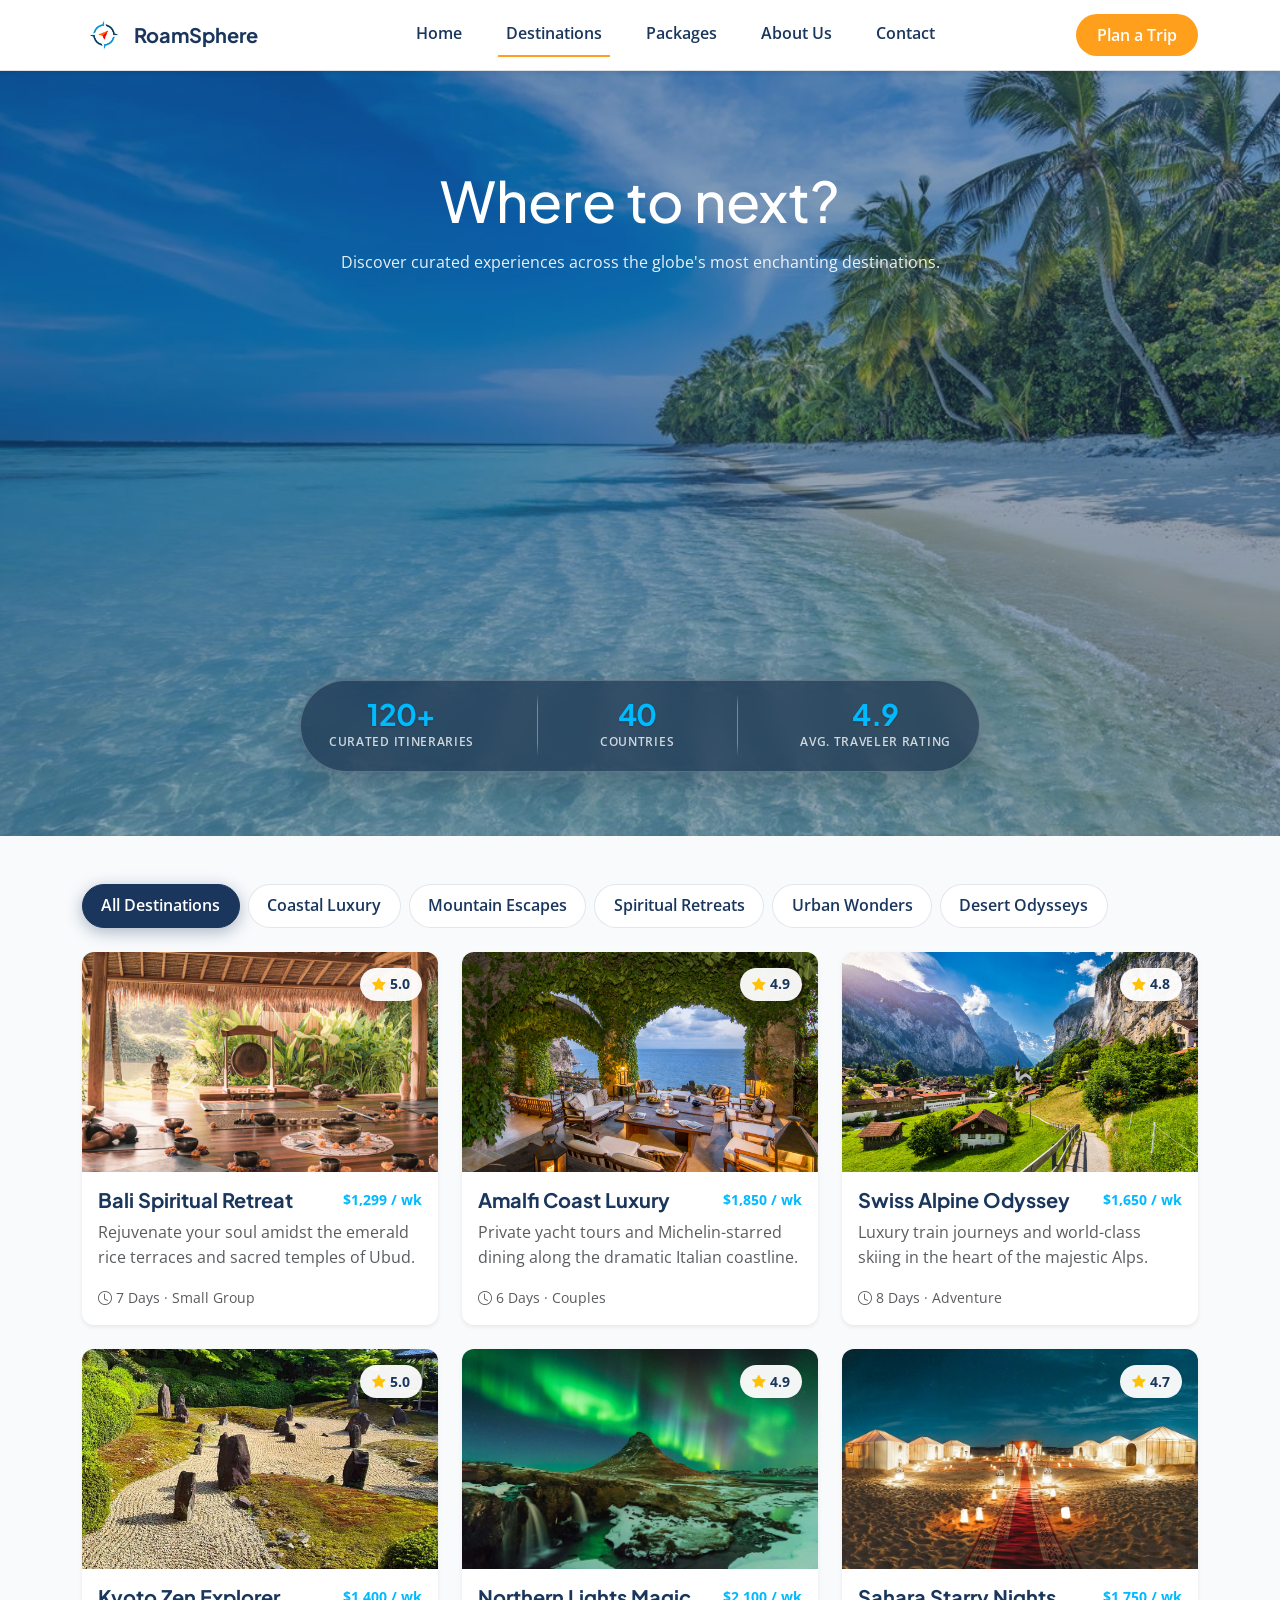
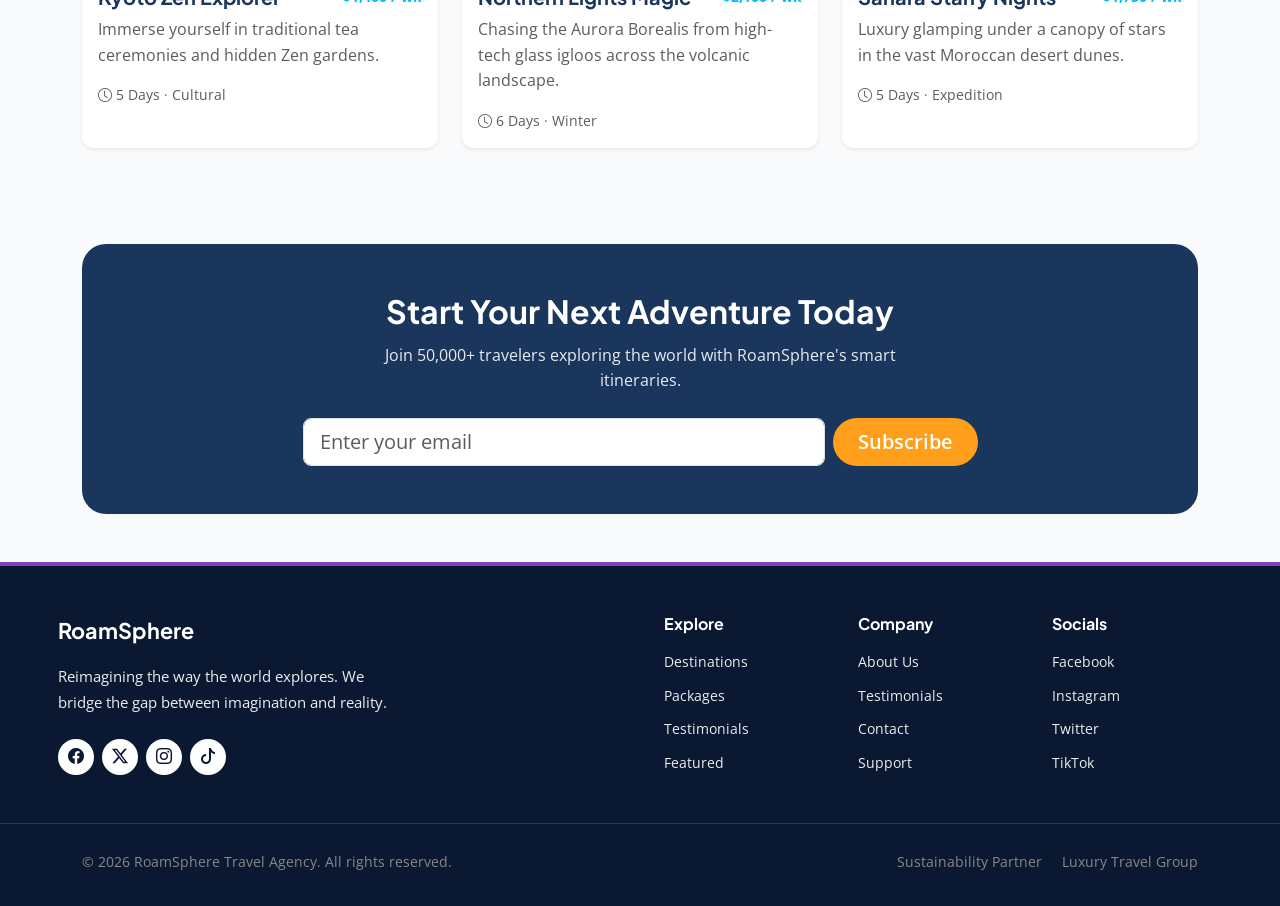
<file: pages/destinations.html>
<!DOCTYPE html>
<html lang="en">

<head>
    <meta charset="UTF-8" />
    <meta name="viewport" content="width=device-width, initial-scale=1.0" />
    <meta name="referrer" content="no-referrer" />
    <title>Destinations - RoamSphere</title>
    <link rel="preload" as="image" href="../assets/images/hero-destinations.jpg" fetchpriority="high" />

    <link href="https://cdn.jsdelivr.net/npm/bootstrap@5.3.3/dist/css/bootstrap.min.css" rel="stylesheet" />
    <link rel="preconnect" href="https://fonts.googleapis.com" />
    <link rel="preconnect" href="https://fonts.gstatic.com" crossorigin />
    <link
        href="https://fonts.googleapis.com/css2?family=Open+Sans:wght@400;600&family=Plus+Jakarta+Sans:wght@600;700&display=swap"
        rel="stylesheet" />
    <link rel="stylesheet" href="https://cdn.jsdelivr.net/npm/bootstrap-icons@1.13.1/font/bootstrap-icons.min.css" />


    <link rel="stylesheet" href="../css/styles.css" />

</head>

<body>
    <!-- Navigation -->
    <nav class="navbar navbar-expand-lg navbar-light bg-white shadow-sm sticky-top border-bottom">
        <div class="container">
            <a class="navbar-brand d-flex align-items-center gap-2 fw-bold text-start" href="index.html">
                <img fetchpriority="high" decoding="async" src="../assets/images/nav-logo.jpg"
                    alt="" class="navbar-logo" width="44" height="44" />
                <span class="navbar-brand-text">RoamSphere</span>
            </a>

            <button class="navbar-toggler ms-auto" type="button" data-bs-toggle="collapse" data-bs-target="#mainNav"
                aria-controls="mainNav" aria-expanded="false" aria-label="Toggle navigation">

                <span class="navbar-toggler-icon"></span>
            </button>

            <div class="collapse navbar-collapse" id="mainNav">
                <ul class="navbar-nav mx-auto mb-2 mb-lg-0">
                    <li class="nav-item">
                        <a class="nav-link" href="index.html">Home</a>
                    </li>
                    <li class="nav-item">
                        <a class="nav-link active" href="destinations.html">Destinations</a>
                    </li>
                    <li class="nav-item">
                        <a class="nav-link" href="packages.html">Packages</a>
                    </li>
                    <li class="nav-item">
                        <a class="nav-link" href="about.html">About Us</a>
                    </li>
                    <li class="nav-item">
                        <a class="nav-link" href="contact.html">Contact</a>
                    </li>
                </ul>
                <a class="btn btn-cta" href="contact.html#plan-trip">Plan a Trip</a>
            </div>
        </div>
    </nav>

    <!-- Hero -->
    <section class="hero hero-beach">
        <div class="hero-overlay">
            <div class="container text-center text-white hero-content">
                <h1 class="hero-title">Where to next?</h1>
                <p class="hero-subtitle">
                    Discover curated experiences across the globe's most enchanting destinations.
                </p>
            </div>

            <div class="container hero-search-wrap">
                <div class="hero-stats">
                    <div class="hero-stats-track">
                        <div class="hero-stat">
                            <span class="hero-stat-value text-sky">120+</span>
                            <span class="hero-stat-label">Curated itineraries</span>
                        </div>
                        <span class="hero-stat-sep" aria-hidden="true"></span>
                        <div class="hero-stat">
                            <span class="hero-stat-value text-sky">40</span>
                            <span class="hero-stat-label">Countries</span>
                        </div>
                        <span class="hero-stat-sep" aria-hidden="true"></span>
                        <div class="hero-stat">
                            <span class="hero-stat-value text-sky">4.9</span>
                            <span class="hero-stat-label">Avg. traveler rating</span>
                        </div>
                    </div>
                </div>
            </div>
        </div>
    </section>

    <!-- Destinations list -->
    <section class="destinations-list py-5">
        <div class="container">
            <div class="filter-pills d-flex flex-wrap gap-2 mb-4">
                <button type="button" class="filter-btn active" data-filter="all">All Destinations</button>
                <button type="button" class="filter-btn" data-filter="coastal">Coastal Luxury</button>
                <button type="button" class="filter-btn" data-filter="mountain">Mountain Escapes</button>
                <button type="button" class="filter-btn" data-filter="spiritual">Spiritual Retreats</button>
                <button type="button" class="filter-btn" data-filter="urban">Urban Wonders</button>
                <button type="button" class="filter-btn" data-filter="desert">Desert Odysseys</button>
            </div>

            <div class="row g-4" id="destinationsGrid">
                <div class="col-md-6 col-lg-4 destination-item" data-category="spiritual">
                    <article class="destination-card card h-100 border-0 shadow-sm">
                        <div class="destination-card-img-wrap">
                            <img loading="lazy" decoding="async" src="../assets/images/destinations-bali.png"
                                class="card-img-top" alt="Bali" />
                            <span class="price-badge"><i class="bi bi-star-fill text-warning"></i> 5.0</span>
                        </div>
                        <div class="card-body">
                            <div class="d-flex justify-content-between align-items-start mb-2">
                                <h3 class="destination-name h5 mb-0">Bali Spiritual Retreat</h3>
                                <span class="package-price">$1,299 / wk</span>
                            </div>
                            <p class="destination-desc text-muted">Rejuvenate your soul amidst the emerald rice terraces and sacred temples of Ubud.</p>
                            <p class="small text-muted mb-0"><i class="bi bi-clock"></i> 7 Days · Small Group</p>
                        </div>
                    </article>
                </div>

                <div class="col-md-6 col-lg-4 destination-item" data-category="coastal">
                    <article class="destination-card card h-100 border-0 shadow-sm">
                        <div class="destination-card-img-wrap">
                            <img loading="lazy" decoding="async" src="../assets/images/destinations-amalfi.jpg"
                                class="card-img-top" alt="Amalfi Coast" />
                            <span class="price-badge"><i class="bi bi-star-fill text-warning"></i> 4.9</span>
                        </div>
                        <div class="card-body">
                            <div class="d-flex justify-content-between align-items-start mb-2">
                                <h3 class="destination-name h5 mb-0">Amalfi Coast Luxury</h3>
                                <span class="package-price">$1,850 / wk</span>
                            </div>
                            <p class="destination-desc text-muted">Private yacht tours and Michelin-starred dining along the dramatic Italian coastline.</p>
                            <p class="small text-muted mb-0"><i class="bi bi-clock"></i> 6 Days · Couples</p>
                        </div>
                    </article>
                </div>

                <div class="col-md-6 col-lg-4 destination-item" data-category="mountain">
                    <article class="destination-card card h-100 border-0 shadow-sm">
                        <div class="destination-card-img-wrap">
                            <img loading="lazy" decoding="async" src="../assets/images/destinations-swiss.jpeg"
                                class="card-img-top" alt="Swiss Alps" />
                            <span class="price-badge"><i class="bi bi-star-fill text-warning"></i> 4.8</span>
                        </div>
                        <div class="card-body">
                            <div class="d-flex justify-content-between align-items-start mb-2">
                                <h3 class="destination-name h5 mb-0">Swiss Alpine Odyssey</h3>
                                <span class="package-price">$1,650 / wk</span>
                            </div>
                            <p class="destination-desc text-muted">Luxury train journeys and world-class skiing in the heart of the majestic Alps.</p>
                            <p class="small text-muted mb-0"><i class="bi bi-clock"></i> 8 Days · Adventure</p>
                        </div>
                    </article>
                </div>

                <div class="col-md-6 col-lg-4 destination-item" data-category="urban">
                    <article class="destination-card card h-100 border-0 shadow-sm">
                        <div class="destination-card-img-wrap">
                            <img loading="lazy" decoding="async" src="../assets/images/destinations-kyoto.jpg"
                                class="card-img-top" alt="Kyoto" />
                            <span class="price-badge"><i class="bi bi-star-fill text-warning"></i> 5.0</span>
                        </div>
                        <div class="card-body">
                            <div class="d-flex justify-content-between align-items-start mb-2">
                                <h3 class="destination-name h5 mb-0">Kyoto Zen Explorer</h3>
                                <span class="package-price">$1,400 / wk</span>
                            </div>
                            <p class="destination-desc text-muted">Immerse yourself in traditional tea ceremonies and hidden Zen gardens.</p>
                            <p class="small text-muted mb-0"><i class="bi bi-clock"></i> 5 Days · Cultural</p>
                        </div>
                    </article>
                </div>

                <div class="col-md-6 col-lg-4 destination-item" data-category="mountain">
                    <article class="destination-card card h-100 border-0 shadow-sm">
                        <div class="destination-card-img-wrap">
                            <img loading="lazy" decoding="async" src="../assets/images/destinations-iceland.jpg"
                                class="card-img-top" alt="Iceland" />
                            <span class="price-badge"><i class="bi bi-star-fill text-warning"></i> 4.9</span>
                        </div>
                        <div class="card-body">
                            <div class="d-flex justify-content-between align-items-start mb-2">
                                <h3 class="destination-name h5 mb-0">Northern Lights Magic</h3>
                                <span class="package-price">$2,100 / wk</span>
                            </div>
                            <p class="destination-desc text-muted">Chasing the Aurora Borealis from high-tech glass igloos across the volcanic landscape.</p>
                            <p class="small text-muted mb-0"><i class="bi bi-clock"></i> 6 Days · Winter</p>
                        </div>
                    </article>
                </div>

                <div class="col-md-6 col-lg-4 destination-item" data-category="desert">
                    <article class="destination-card card h-100 border-0 shadow-sm">
                        <div class="destination-card-img-wrap">
                            <img loading="lazy" decoding="async" src="../assets/images/destinations-sahara.jpg"
                                class="card-img-top" alt="Sahara" />
                            <span class="price-badge"><i class="bi bi-star-fill text-warning"></i> 4.7</span>
                        </div>
                        <div class="card-body">
                            <div class="d-flex justify-content-between align-items-start mb-2">
                                <h3 class="destination-name h5 mb-0">Sahara Starry Nights</h3>
                                <span class="package-price">$1,750 / wk</span>
                            </div>
                            <p class="destination-desc text-muted">Luxury glamping under a canopy of stars in the vast Moroccan desert dunes.</p>
                            <p class="small text-muted mb-0"><i class="bi bi-clock"></i> 5 Days · Expedition</p>
                        </div>
                    </article>
                </div>
            </div>
        </div>
    </section>

    <!-- Newsletter -->
    <section class="newsletter py-5">
        <div class="container">
            <div class="newsletter-box text-center text-white">
                <h2 class="newsletter-title">Start Your Next Adventure Today</h2>
                <p class="newsletter-text">
                    Join 50,000+ travelers exploring the world with RoamSphere's smart itineraries.
                </p>
                <form class="newsletter-form row g-2 justify-content-center">
                    <div class="col-md-6">
                        <label class="visually-hidden" for="newsletterEmail">Email</label>
                        <input type="email" id="newsletterEmail" name="email" class="form-control form-control-lg"
                            placeholder="Enter your email" autocomplete="email" required />
                    </div>
                    <div class="col-md-auto">
                        <button type="submit" class="btn btn-cta btn-lg px-4">Subscribe</button>
                    </div>
                </form>
            </div>
        </div>
    </section>

    <!-- Site footer -->
    <footer class="site-footer">
        <div class="container footer-inner">
            <div class="row g-4 g-lg-5 align-items-start footer-columns">
                <div class="col-lg-5 footer-brand-col text-start ps-0">
                    <a class="footer-brand fw-bold d-inline-block" href="index.html">RoamSphere</a>
                    <p class="footer-text mt-3 mb-4">
                        Reimagining the way the world explores. We bridge the gap between imagination and reality.
                    </p>
                    <div class="footer-social d-flex gap-2 flex-wrap">
                        <a href="https://www.facebook.com/" target="_blank" rel="noopener noreferrer"
                            aria-label="Facebook"><i class="bi bi-facebook"></i></a>
                        <a href="https://x.com/" target="_blank" rel="noopener noreferrer" aria-label="Twitter"><i
                                class="bi bi-twitter-x"></i></a>
                        <a href="https://www.instagram.com/" target="_blank" rel="noopener noreferrer"
                            aria-label="Instagram"><i class="bi bi-instagram"></i></a>
                        <a href="https://www.tiktok.com/" target="_blank" rel="noopener noreferrer"
                            aria-label="TikTok"><i class="bi bi-tiktok"></i></a>
                    </div>
                </div>

                <div class="col-6 col-md-4 col-lg-2 offset-lg-1 footer-link-col">
                    <h4 class="footer-heading">Explore</h4>
                    <ul class="footer-links list-unstyled">
                        <li><a href="destinations.html">Destinations</a></li>
                        <li><a href="packages.html">Packages</a></li>
                        <li><a href="about.html#testimonials">Testimonials</a></li>
                        <li><a href="index.html#featured">Featured</a></li>
                    </ul>
                </div>

                <div class="col-6 col-md-4 col-lg-2 footer-link-col">
                    <h4 class="footer-heading">Company</h4>
                    <ul class="footer-links list-unstyled">
                        <li><a href="about.html">About Us</a></li>
                        <li><a href="about.html#testimonials">Testimonials</a></li>
                        <li><a href="contact.html">Contact</a></li>
                        <li><a href="contact.html#plan-trip">Support</a></li>
                    </ul>
                </div>

                <div class="col-6 col-md-4 col-lg-2 footer-link-col">
                    <h4 class="footer-heading">Socials</h4>
                    <ul class="footer-links list-unstyled">
                        <li><a href="https://www.facebook.com/" target="_blank" rel="noopener noreferrer">Facebook</a>
                        </li>
                        <li><a href="https://www.instagram.com/" target="_blank" rel="noopener noreferrer">Instagram</a>
                        </li>
                        <li><a href="https://x.com/" target="_blank" rel="noopener noreferrer">Twitter</a></li>
                        <li><a href="https://www.tiktok.com/" target="_blank" rel="noopener noreferrer">TikTok</a></li>
                    </ul>
                </div>
            </div>

            <div class="footer-bottom-bar">
                <p class="footer-copyright mb-0">&copy; 2026 RoamSphere Travel Agency. All rights reserved.</p>
                <div class="footer-bottom-links">
                    <a href="about.html">Sustainability Partner</a>
                    <a href="packages.html">Luxury Travel Group</a>
                </div>
            </div>
        </div>
    </footer>

    <script src="https://cdn.jsdelivr.net/npm/bootstrap@5.3.3/dist/js/bootstrap.bundle.min.js"></script>
    <script src="../js/main.js"></script>
</body>

</html>
</file>
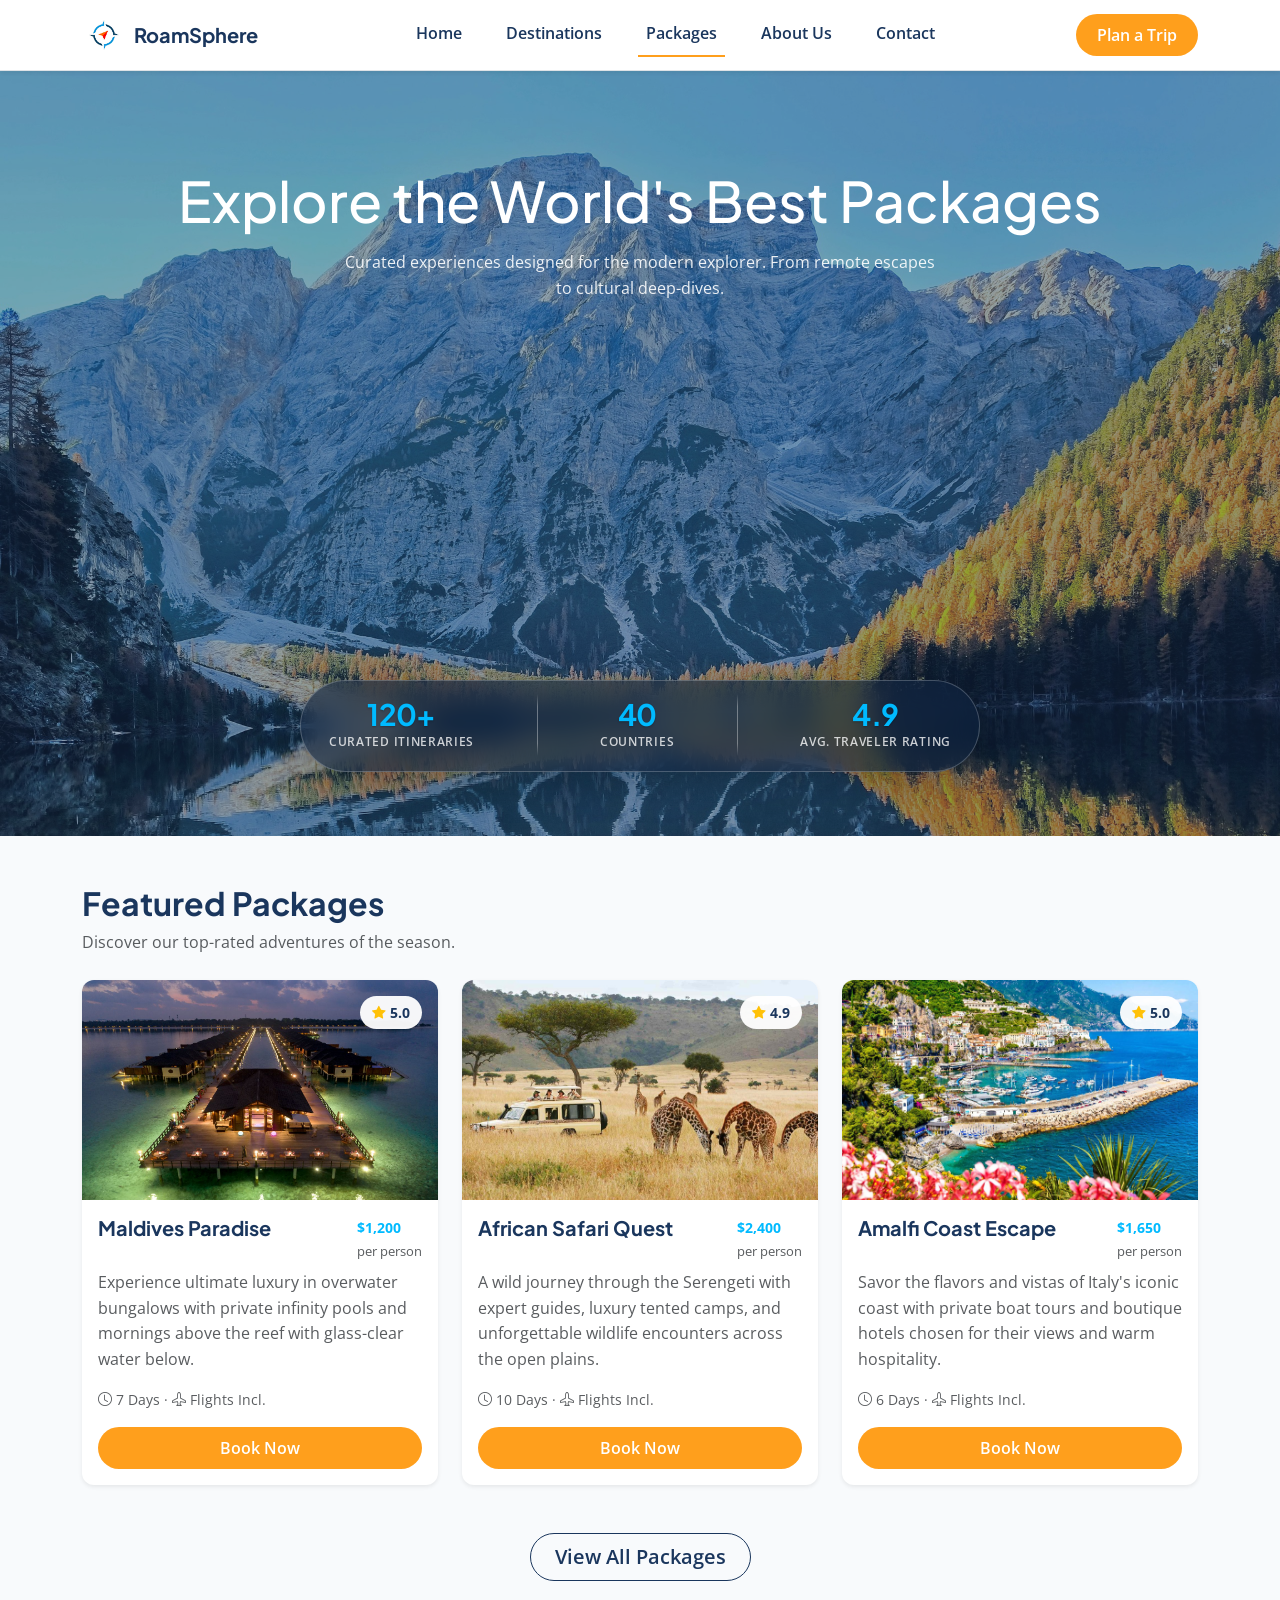
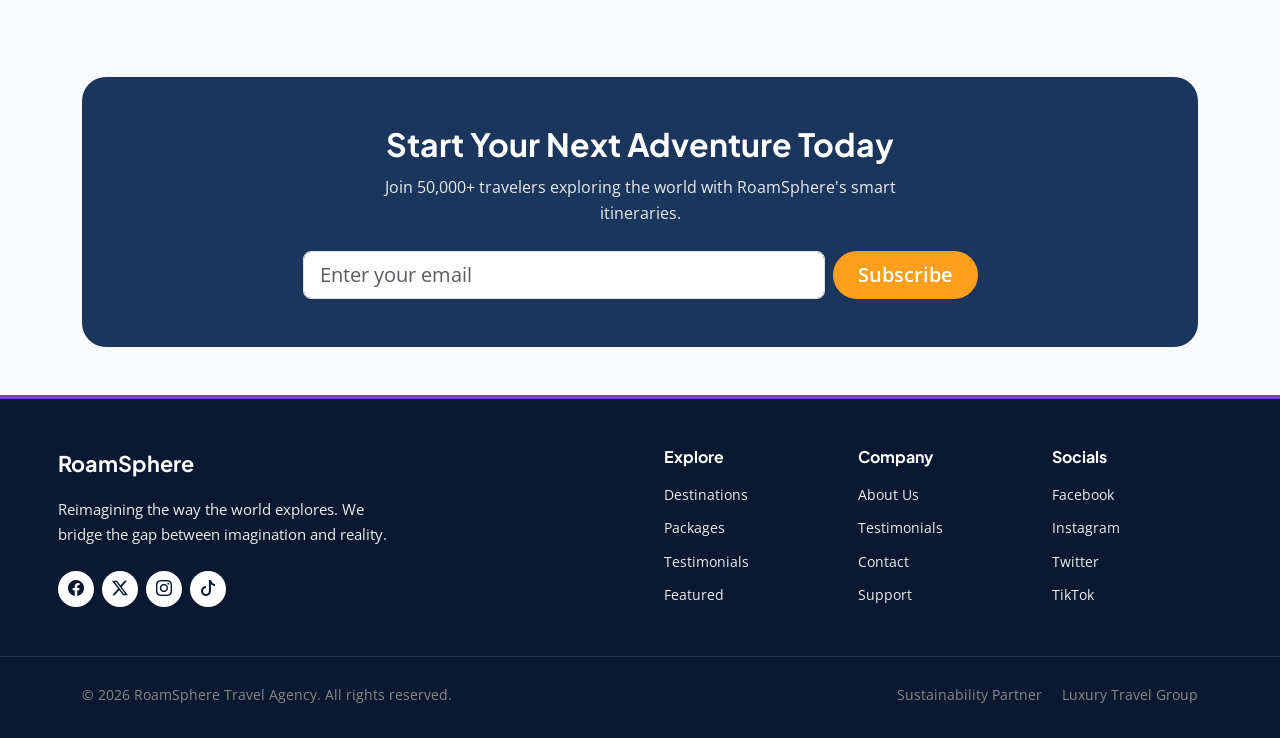
<file: pages/packages.html>
<!DOCTYPE html>
<html lang="en">

<head>
    <meta charset="UTF-8" />
    <meta name="viewport" content="width=device-width, initial-scale=1.0" />
    <meta name="referrer" content="no-referrer" />
    <title>Packages - RoamSphere</title>
    <link rel="preload" as="image" href="../assets/images/hero-packages.jpg" fetchpriority="high" />

    <link href="https://cdn.jsdelivr.net/npm/bootstrap@5.3.3/dist/css/bootstrap.min.css" rel="stylesheet" />
    <link rel="preconnect" href="https://fonts.googleapis.com" />
    <link rel="preconnect" href="https://fonts.gstatic.com" crossorigin />
    <link
        href="https://fonts.googleapis.com/css2?family=Open+Sans:wght@400;600&family=Plus+Jakarta+Sans:wght@600;700&display=swap"
        rel="stylesheet" />
    <link rel="stylesheet" href="https://cdn.jsdelivr.net/npm/bootstrap-icons@1.13.1/font/bootstrap-icons.min.css" />


    <link rel="stylesheet" href="../css/styles.css" />

</head>

<body>
    <!-- Navigation -->
    <nav class="navbar navbar-expand-lg navbar-light bg-white shadow-sm sticky-top border-bottom">
        <div class="container">
            <a class="navbar-brand d-flex align-items-center gap-2 fw-bold text-start" href="index.html">
                <img fetchpriority="high" decoding="async" src="../assets/images/nav-logo.jpg"
                    alt="" class="navbar-logo" width="44" height="44" />
                <span class="navbar-brand-text">RoamSphere</span>
            </a>

            <button class="navbar-toggler ms-auto" type="button" data-bs-toggle="collapse" data-bs-target="#mainNav"
                aria-controls="mainNav" aria-expanded="false" aria-label="Toggle navigation">

                <span class="navbar-toggler-icon"></span>
            </button>

            <div class="collapse navbar-collapse" id="mainNav">
                <ul class="navbar-nav mx-auto mb-2 mb-lg-0">
                    <li class="nav-item">
                        <a class="nav-link" href="index.html">Home</a>
                    </li>
                    <li class="nav-item">
                        <a class="nav-link" href="destinations.html">Destinations</a>
                    </li>
                    <li class="nav-item">
                        <a class="nav-link active" href="packages.html">Packages</a>
                    </li>
                    <li class="nav-item">
                        <a class="nav-link" href="about.html">About Us</a>
                    </li>
                    <li class="nav-item">
                        <a class="nav-link" href="contact.html">Contact</a>
                    </li>
                </ul>
                <a class="btn btn-cta" href="contact.html#plan-trip">Plan a Trip</a>
            </div>
        </div>
    </nav>

    <!-- Hero -->
    <section class="hero hero-packages">
        <div class="hero-overlay">
            <div class="container text-center text-white hero-content">
                <h1 class="hero-title">Explore the World's Best Packages</h1>
                <p class="hero-subtitle">
                    Curated experiences designed for the modern explorer. From remote escapes to cultural deep-dives.
                </p>
            </div>

            <div class="container hero-search-wrap">
                <div class="hero-stats">
                    <div class="hero-stats-track">
                        <div class="hero-stat">
                            <span class="hero-stat-value text-sky">120+</span>
                            <span class="hero-stat-label">Curated itineraries</span>
                        </div>
                        <span class="hero-stat-sep" aria-hidden="true"></span>
                        <div class="hero-stat">
                            <span class="hero-stat-value text-sky">40</span>
                            <span class="hero-stat-label">Countries</span>
                        </div>
                        <span class="hero-stat-sep" aria-hidden="true"></span>
                        <div class="hero-stat">
                            <span class="hero-stat-value text-sky">4.9</span>
                            <span class="hero-stat-label">Avg. traveler rating</span>
                        </div>
                    </div>
                </div>
            </div>
        </div>
    </section>

    <!-- Packages list -->
    <section class="packages-list py-5">
        <div class="container">
            <div class="mb-4">
                <h2 class="section-title">Featured Packages</h2>
                <p class="text-muted mb-0">Discover our top-rated adventures of the season.</p>
            </div>

            <div class="row g-4">
                <div class="col-md-4">
                    <article class="package-card card h-100 border-0 shadow-sm">
                        <div class="destination-card-img-wrap">
                            <img loading="lazy" decoding="async" src="../assets/images/packages-maldives.jpeg"
                                class="card-img-top" alt="Maldives" />
                            <span class="price-badge"><i class="bi bi-star-fill text-warning"></i> 5.0</span>
                        </div>
                        <div class="card-body d-flex flex-column">
                            <div class="d-flex justify-content-between align-items-start mb-2">
                                <h3 class="destination-name h5 mb-0">Maldives Paradise</h3>
                                <span class="package-price">$1,200<br><small class="text-muted fw-normal">per
                                        person</small></span>
                            </div>
                            <p class="destination-desc text-muted">Experience ultimate luxury in overwater bungalows with private infinity pools and mornings above the reef with glass-clear water below.</p>
                            <p class="small text-muted"><i class="bi bi-clock"></i> 7 Days · <i
                                    class="bi bi-airplane"></i> Flights Incl.</p>
                            <a href="contact.html#plan-trip" class="btn btn-cta w-100 mt-auto">Book Now</a>
                        </div>
                    </article>
                </div>

                <div class="col-md-4">
                    <article class="package-card card h-100 border-0 shadow-sm">
                        <div class="destination-card-img-wrap">
                            <img loading="lazy" decoding="async" src="../assets/images/packages-safari.jpg"
                                class="card-img-top" alt="Safari" />
                            <span class="price-badge"><i class="bi bi-star-fill text-warning"></i> 4.9</span>
                        </div>
                        <div class="card-body d-flex flex-column">
                            <div class="d-flex justify-content-between align-items-start mb-2">
                                <h3 class="destination-name h5 mb-0">African Safari Quest</h3>
                                <span class="package-price">$2,400<br><small class="text-muted fw-normal">per
                                        person</small></span>
                            </div>
                            <p class="destination-desc text-muted">A wild journey through the Serengeti with expert guides, luxury tented camps, and unforgettable wildlife encounters across the open plains.</p>
                            <p class="small text-muted"><i class="bi bi-clock"></i> 10 Days · <i
                                    class="bi bi-airplane"></i> Flights Incl.</p>
                            <a href="contact.html#plan-trip" class="btn btn-cta w-100 mt-auto">Book Now</a>
                        </div>
                    </article>
                </div>

                <div class="col-md-4">
                    <article class="package-card card h-100 border-0 shadow-sm">
                        <div class="destination-card-img-wrap">
                            <img loading="lazy" decoding="async" src="../assets/images/packages-amalfi.jpg"
                                class="card-img-top" alt="Amalfi Coast" />
                            <span class="price-badge"><i class="bi bi-star-fill text-warning"></i> 5.0</span>
                        </div>
                        <div class="card-body d-flex flex-column">
                            <div class="d-flex justify-content-between align-items-start mb-2">
                                <h3 class="destination-name h5 mb-0">Amalfi Coast Escape</h3>
                                <span class="package-price">$1,650<br><small class="text-muted fw-normal">per
                                        person</small></span>
                            </div>
                            <p class="destination-desc text-muted">Savor the flavors and vistas of Italy's iconic coast with private boat tours and boutique hotels chosen for their views and warm hospitality.</p>
                            <p class="small text-muted"><i class="bi bi-clock"></i> 6 Days · <i
                                    class="bi bi-airplane"></i> Flights Incl.</p>
                            <a href="contact.html#plan-trip" class="btn btn-cta w-100 mt-auto">Book Now</a>
                        </div>
                    </article>
                </div>
            </div>

            <div id="morePackages" class="row g-4 mt-3 d-none">
                <div class="col-md-4">
                    <article class="package-card card h-100 border-0 shadow-sm">
                        <div class="destination-card-img-wrap">
                            <img loading="lazy" decoding="async" src="../assets/images/packages-kyoto.webp"
                                class="card-img-top" alt="Kyoto" />
                            <span class="price-badge"><i class="bi bi-star-fill text-warning"></i> 5.0</span>
                        </div>
                        <div class="card-body d-flex flex-column">
                            <div class="d-flex justify-content-between align-items-start mb-2">
                                <h3 class="destination-name h5 mb-0">Kyoto Cultural Journey</h3>
                                <span class="package-price">$1,890<br><small class="text-muted fw-normal">per
                                        person</small></span>
                            </div>
                            <p class="destination-desc text-muted">Temples, tea houses, and bamboo groves with expert
                                local guides.</p>
                            <p class="small text-muted"><i class="bi bi-clock"></i> 8 Days · <i
                                    class="bi bi-airplane"></i> Flights Incl.</p>
                            <a href="contact.html#plan-trip" class="btn btn-cta w-100 mt-auto">Book Now</a>
                        </div>
                    </article>
                </div>
                <div class="col-md-4">
                    <article class="package-card card h-100 border-0 shadow-sm">
                        <div class="destination-card-img-wrap">
                            <img loading="lazy" decoding="async" src="../assets/images/packages-iceland.jpg"
                                class="card-img-top" alt="Iceland" />
                            <span class="price-badge"><i class="bi bi-star-fill text-warning"></i> 4.9</span>
                        </div>
                        <div class="card-body d-flex flex-column">
                            <div class="d-flex justify-content-between align-items-start mb-2">
                                <h3 class="destination-name h5 mb-0">Iceland Ring Road</h3>
                                <span class="package-price">$2,750<br><small class="text-muted fw-normal">per
                                        person</small></span>
                            </div>
                            <p class="destination-desc text-muted">Waterfalls, black-sand beaches, and northern lights
                                season add-ons.</p>
                            <p class="small text-muted"><i class="bi bi-clock"></i> 9 Days · <i
                                    class="bi bi-airplane"></i> Flights Incl.</p>
                            <a href="contact.html#plan-trip" class="btn btn-cta w-100 mt-auto">Book Now</a>
                        </div>
                    </article>
                </div>
                <div class="col-md-4">
                    <article class="package-card card h-100 border-0 shadow-sm">
                        <div class="destination-card-img-wrap">
                            <img loading="lazy" decoding="async" src="../assets/images/packages-santorini.jpg" class="card-img-top"
                                alt="Santorini" />
                            <span class="price-badge"><i class="bi bi-star-fill text-warning"></i> 4.8</span>
                        </div>
                        <div class="card-body d-flex flex-column">
                            <div class="d-flex justify-content-between align-items-start mb-2">
                                <h3 class="destination-name h5 mb-0">Santorini Sunsets</h3>
                                <span class="package-price">$1,980<br><small class="text-muted fw-normal">per
                                        person</small></span>
                            </div>
                            <p class="destination-desc text-muted">Caldera views, wine tastings, and boutique cave-style
                                hotels.</p>
                            <p class="small text-muted"><i class="bi bi-clock"></i> 5 Days · <i
                                    class="bi bi-airplane"></i> Flights Incl.</p>
                            <a href="contact.html#plan-trip" class="btn btn-cta w-100 mt-auto">Book Now</a>
                        </div>
                    </article>
                </div>
            </div>

            <div class="text-center mt-5">
                <button type="button" id="viewAllPackagesBtn" class="btn btn-outline-primary btn-lg px-4"
                    aria-expanded="false" aria-controls="morePackages">
                    View All Packages
                </button>
            </div>
        </div>
    </section>

    <!-- Newsletter -->
    <section class="newsletter py-5">
        <div class="container">
            <div class="newsletter-box text-center text-white">
                <h2 class="newsletter-title">Start Your Next Adventure Today</h2>
                <p class="newsletter-text">
                    Join 50,000+ travelers exploring the world with RoamSphere's smart itineraries.
                </p>
                <form class="newsletter-form row g-2 justify-content-center">
                    <div class="col-md-6">
                        <label class="visually-hidden" for="newsletterEmail">Email</label>
                        <input type="email" id="newsletterEmail" name="email" class="form-control form-control-lg"
                            placeholder="Enter your email" autocomplete="email" required />
                    </div>
                    <div class="col-md-auto">
                        <button type="submit" class="btn btn-cta btn-lg px-4">Subscribe</button>
                    </div>
                </form>
            </div>
        </div>
    </section>

    <!-- Site footer -->
    <footer class="site-footer">
        <div class="container footer-inner">
            <div class="row g-4 g-lg-5 align-items-start footer-columns">
                <div class="col-lg-5 footer-brand-col text-start ps-0">
                    <a class="footer-brand fw-bold d-inline-block" href="index.html">RoamSphere</a>
                    <p class="footer-text mt-3 mb-4">
                        Reimagining the way the world explores. We bridge the gap between imagination and reality.
                    </p>
                    <div class="footer-social d-flex gap-2 flex-wrap">
                        <a href="https://www.facebook.com/" target="_blank" rel="noopener noreferrer"
                            aria-label="Facebook"><i class="bi bi-facebook"></i></a>
                        <a href="https://x.com/" target="_blank" rel="noopener noreferrer" aria-label="Twitter"><i
                                class="bi bi-twitter-x"></i></a>
                        <a href="https://www.instagram.com/" target="_blank" rel="noopener noreferrer"
                            aria-label="Instagram"><i class="bi bi-instagram"></i></a>
                        <a href="https://www.tiktok.com/" target="_blank" rel="noopener noreferrer"
                            aria-label="TikTok"><i class="bi bi-tiktok"></i></a>
                    </div>
                </div>

                <div class="col-6 col-md-4 col-lg-2 offset-lg-1 footer-link-col">
                    <h4 class="footer-heading">Explore</h4>
                    <ul class="footer-links list-unstyled">
                        <li><a href="destinations.html">Destinations</a></li>
                        <li><a href="packages.html">Packages</a></li>
                        <li><a href="about.html#testimonials">Testimonials</a></li>
                        <li><a href="index.html#featured">Featured</a></li>
                    </ul>
                </div>

                <div class="col-6 col-md-4 col-lg-2 footer-link-col">
                    <h4 class="footer-heading">Company</h4>
                    <ul class="footer-links list-unstyled">
                        <li><a href="about.html">About Us</a></li>
                        <li><a href="about.html#testimonials">Testimonials</a></li>
                        <li><a href="contact.html">Contact</a></li>
                        <li><a href="contact.html#plan-trip">Support</a></li>
                    </ul>
                </div>

                <div class="col-6 col-md-4 col-lg-2 footer-link-col">
                    <h4 class="footer-heading">Socials</h4>
                    <ul class="footer-links list-unstyled">
                        <li><a href="https://www.facebook.com/" target="_blank" rel="noopener noreferrer">Facebook</a>
                        </li>
                        <li><a href="https://www.instagram.com/" target="_blank" rel="noopener noreferrer">Instagram</a>
                        </li>
                        <li><a href="https://x.com/" target="_blank" rel="noopener noreferrer">Twitter</a></li>
                        <li><a href="https://www.tiktok.com/" target="_blank" rel="noopener noreferrer">TikTok</a></li>
                    </ul>
                </div>
            </div>

            <div class="footer-bottom-bar">
                <p class="footer-copyright mb-0">&copy; 2026 RoamSphere Travel Agency. All rights reserved.</p>
                <div class="footer-bottom-links">
                    <a href="about.html">Sustainability Partner</a>
                    <a href="packages.html">Luxury Travel Group</a>
                </div>
            </div>
        </div>
    </footer>

    <script src="https://cdn.jsdelivr.net/npm/bootstrap@5.3.3/dist/js/bootstrap.bundle.min.js"></script>
    <script src="../js/main.js"></script>
</body>

</html>
</file>
<file: css/styles.css>
/* Design tokens */
:root {
    --primary: #1a365d;
    --secondary: #00baff;
    --tertiary: #ff9f1c;
    --neutral: #f8fafc;
    --text-muted: #64748b;
    --radius: 12px;
    --shadow: 0 4px 20px rgba(26, 54, 93, 0.08);
}

/* Base */
body {
    font-family: "Open Sans", sans-serif;
    background-color: var(--neutral);
    line-height: 1.6;
}

h1,
h2,
h3 {
    font-family: "Plus Jakarta Sans", sans-serif;
    color: var(--primary);
}

/* Navbar */
.navbar > .container {
    justify-content: flex-start !important;
}

.navbar-brand {
    font-family: "Plus Jakarta Sans", sans-serif;
    color: var(--primary) !important;
    text-align: left;
    justify-content: flex-start;
    margin-left: 0 !important;
    margin-right: 1rem !important;
    flex-shrink: 0;
}

@media (min-width: 992px) {
    #mainNav.navbar-collapse {
        flex-grow: 1;
    }

    #mainNav .navbar-nav {
        column-gap: 1.75rem;
    }

    .nav-link.active {
        border-bottom: 2px solid var(--tertiary);
    }
}

.navbar .navbar-toggler {
    margin-left: auto;
}

.navbar-logo {
    flex-shrink: 0;
    width: 44px;
    height: 44px;
    object-fit: contain;
    border-radius: 10px;
}

.navbar-brand-text {
    line-height: 1.1;
}

.nav-link {
    color: var(--primary) !important;
    font-weight: 600;
}

@media (max-width: 991.98px) {
    .nav-link.active {
        border-bottom: none !important;
        color: var(--tertiary) !important;
        background-color: rgba(255, 159, 28, 0.14);
        border-radius: 10px;
    }

    #mainNav {
        padding-top: 0.5rem;
        padding-bottom: 1rem;
    }

    #mainNav .navbar-nav {
        margin-left: 0 !important;
        margin-right: 0 !important;
        width: 100%;
        gap: 0.15rem;
    }

    #mainNav .nav-item {
        width: 100%;
    }

    #mainNav .nav-link {
        padding: 0.65rem 0.9rem;
        border-radius: 10px;
    }

    #mainNav .btn-cta {
        margin-top: 0.75rem;
        width: 100%;
        text-align: center;
        align-self: stretch;
    }
}

.navbar.sticky-top {
    z-index: 1030;
}

/* Buttons */
.btn-cta {
    background-color: var(--tertiary);
    color: #fff;
    border-radius: 999px;
    padding: 0.5rem 1.25rem;
    font-weight: 600;
    text-decoration: none;
}

.btn-cta:hover {
    background-color: #e88a0a;
    color: #fff;
}

.btn-outline-primary {
    border-color: var(--primary);
    color: var(--primary);
    border-radius: 999px;
    font-weight: 600;
}

.btn-outline-primary:hover {
    background: var(--primary);
    color: #fff;
}

/* Hero */
.hero {
    min-height: 85vh;
    background: url("../assets/images/hero-home.png") center/cover no-repeat;
}

.hero-overlay {
    min-height: 85vh;
    min-width: 0;
    width: 100%;
    background: rgba(26, 54, 93, 0.45);
    display: flex;
    flex-direction: column;
    justify-content: center;
    padding-bottom: 4rem;
}

.hero--clear-overlay .hero-overlay {
    background: transparent;
}

.hero--clear-overlay .hero-title,
.hero--clear-overlay .hero-subtitle {
    text-shadow: 0 1px 3px rgba(0, 0, 0, 0.55), 0 2px 16px rgba(0, 0, 0, 0.35);
}

.hero-content {
    padding-top: 6rem;
    padding-bottom: 2rem;
}

.hero-title {
    font-size: clamp(2rem, 5vw, 3.5rem);
    color: #fff;
}

.text-sky {
    color: var(--secondary);
}

.hero-subtitle {
    max-width: 600px;
    margin: 1rem auto 0;
    opacity: 0.95;
    color: rgba(255, 255, 255, 0.95);
}

.hero-search-wrap {
    margin-top: auto;
    min-width: 0;
    width: 100%;
}

.hero-overlay > .container {
    min-width: 0;
}

.hero-search {
    border-radius: 999px;
    padding: 1rem 1.25rem;
    border: none;
}

@media (max-width: 767.98px) {
    .hero-search {
        border-radius: var(--radius);
    }

    .hero-search-field.border-start {
        border-left: none !important;
        border-top: 1px solid rgba(0, 0, 0, 0.08);
        padding-top: 1rem;
    }
}

.hero-search-field {
    display: flex;
    align-items: center;
    gap: 0.75rem;
    padding: 0.5rem 1rem;
}

.hero-search-field i {
    color: var(--tertiary);
    font-size: 1.25rem;
}

.hero-search-field small {
    display: block;
    color: var(--text-muted);
    font-weight: 600;
}

.hero-stats {
    width: 100%;
    max-width: 680px;
    margin-left: auto;
    margin-right: auto;
    padding: 0.85rem 1.25rem 0.95rem;
    box-sizing: border-box;
    border-radius: 999px;
    background: rgba(15, 35, 65, 0.58);
    backdrop-filter: blur(14px);
    -webkit-backdrop-filter: blur(14px);
    border: 1px solid rgba(255, 255, 255, 0.22);
    box-shadow: 0 12px 40px rgba(0, 0, 0, 0.2);
}

.hero--clear-overlay .hero-stats {
    box-shadow: 0 12px 36px rgba(0, 0, 0, 0.18);
}

.hero-stats-track {
    display: flex;
    flex-direction: column;
    align-items: stretch;
    gap: 0.75rem;
    text-align: center;
    min-width: 0;
    width: 100%;
}

@media (min-width: 768px) {
    .hero-stats-track {
        flex-direction: row;
        align-items: center;
        justify-content: space-between;
        gap: 0.5rem;
        text-align: center;
    }
}

.hero-stat {
    display: flex;
    flex-direction: column;
    align-items: center;
    justify-content: center;
    gap: 0.15rem;
    padding: 0.25rem 0.5rem;
    min-width: 0;
    max-width: 100%;
}

.hero-stat-sep {
    display: none;
    width: 1px;
    align-self: stretch;
    min-height: 2.25rem;
    margin: 0 0.25rem;
    background: linear-gradient(
        180deg,
        transparent,
        rgba(255, 255, 255, 0.35) 20%,
        rgba(255, 255, 255, 0.35) 80%,
        transparent
    );
    flex-shrink: 0;
}

@media (min-width: 768px) {
    .hero-stat-sep {
        display: block;
    }

    .hero-stat {
        border-bottom: none !important;
        padding-bottom: 0.25rem;
    }
}

.hero-stat-value {
    font-family: "Plus Jakarta Sans", sans-serif;
    font-size: clamp(1.35rem, 3.8vw, 1.85rem);
    font-weight: 700;
    line-height: 1.1;
    letter-spacing: -0.02em;
    text-shadow: 0 1px 2px rgba(0, 0, 0, 0.25);
}

.hero-stat-label {
    font-size: 0.72rem;
    font-weight: 600;
    letter-spacing: 0.06em;
    text-transform: uppercase;
    color: rgba(255, 255, 255, 0.78);
}

@media (max-width: 767.98px) {
    .hero-stats {
        border-radius: var(--radius);
        padding: 0.65rem 0.75rem 0.75rem;
        max-width: none;
    }

    .hero-stats-track {
        gap: 0.5rem;
    }

    .hero-stat:not(:last-child) {
        padding-bottom: 0.65rem;
        border-bottom: 1px solid rgba(255, 255, 255, 0.12);
    }

    .hero-stat:last-child {
        padding-bottom: 0;
        border-bottom: none;
    }

    .hero-stat-value {
        font-size: 1.35rem;
    }

    .hero-stat-label {
        font-size: 0.65rem;
        letter-spacing: 0.04em;
        line-height: 1.35;
        max-width: 16rem;
        margin-left: auto;
        margin-right: auto;
    }
}

/* Section headings */
.section-label {
    color: var(--secondary);
    font-weight: 700;
    font-size: 0.75rem;
    letter-spacing: 0.08em;
}

.section-title {
    color: var(--primary);
    font-family: "Plus Jakarta Sans", sans-serif;
    font-weight: 700;
}

.view-all-link {
    color: var(--secondary);
    font-weight: 600;
    text-decoration: none;
}

.view-all-link:hover {
    text-decoration: underline;
}

/* Cards */
.destination-card {
    border-radius: var(--radius);
    overflow: hidden;
}

.package-card {
    border-radius: var(--radius);
    overflow: hidden;
}

.destination-card-img-wrap {
    position: relative;
    overflow: hidden;
}

.destination-card img,
.package-card img {
    width: 100%;
    height: 220px;
    object-fit: cover;
    display: block;
}

.package-card .destination-card-img-wrap img {
    object-position: 50% 0;
}

.price-badge {
    position: absolute;
    top: 1rem;
    right: 1rem;
    background: rgba(255, 255, 255, 0.95);
    color: var(--primary);
    font-weight: 700;
    font-size: 0.85rem;
    padding: 0.35rem 0.75rem;
    border-radius: 999px;
}

.destination-country {
    color: var(--secondary);
    font-weight: 600;
    font-size: 0.85rem;
}

.destination-name {
    color: var(--primary);
    font-family: "Plus Jakarta Sans", sans-serif;
    font-weight: 700;
}

.package-price {
    color: var(--secondary);
    font-weight: 700;
    font-size: 0.9rem;
    white-space: nowrap;
}

/* Why choose us */
.why-choose-intro {
    max-width: 620px;
}

.why-choose-img {
    border-radius: var(--radius);
    width: 100%;
    max-height: 420px;
    object-fit: cover;
}

.feature-icon {
    width: 48px;
    height: 48px;
    min-width: 48px;
    background: rgba(0, 186, 255, 0.15);
    color: var(--secondary);
    border-radius: 10px;
    display: flex;
    align-items: center;
    justify-content: center;
    font-size: 1.25rem;
}

.feature-title {
    color: var(--primary);
    font-family: "Plus Jakarta Sans", sans-serif;
    font-weight: 700;
}

/* Newsletter */
.newsletter-box {
    background: var(--primary);
    border-radius: calc(var(--radius) * 2);
    padding: 3rem 2rem;
}

.newsletter-title {
    color: #fff;
    font-family: "Plus Jakarta Sans", sans-serif;
    font-weight: 700;
}

.newsletter-text {
    max-width: 560px;
    margin: 0.75rem auto 1.5rem;
    opacity: 0.9;
}

/* Footer */
.site-footer {
    background: #0a1931;
    color: #fff;
    border-top: 4px solid #7b42bc;
    padding-top: 3rem;
    padding-bottom: 2rem;
    overflow-x: hidden;
}

.footer-inner {
    max-width: 1140px;
}

.footer-columns {
    padding-bottom: 0.5rem;
}

.footer-brand-col {
    text-align: left;
}

.footer-brand-col .footer-brand {
    text-align: left;
}

.footer-brand-col .footer-social {
    justify-content: flex-start;
}

.footer-link-col {
    text-align: left;
}

.footer-brand,
.footer-heading {
    font-family: "Plus Jakarta Sans", sans-serif;
    color: #fff;
    text-decoration: none;
    font-size: 1.35rem;
}

.footer-heading {
    font-size: 1rem;
    margin-bottom: 1rem;
    font-weight: 700;
}

.footer-text {
    color: rgba(255, 255, 255, 0.92);
    text-decoration: none;
    max-width: 22rem;
    font-size: 0.95rem;
    line-height: 1.65;
}

.footer-links {
    margin: 0;
}

.footer-links li {
    margin-bottom: 0.5rem;
}

.footer-links a {
    color: rgba(255, 255, 255, 0.92);
    text-decoration: none;
    font-size: 0.9rem;
}

.footer-links a:hover {
    color: #fff;
    text-decoration: underline;
}

.footer-social a {
    width: 36px;
    height: 36px;
    border-radius: 50%;
    background: #fff;
    color: #0a1931;
    display: inline-flex;
    align-items: center;
    justify-content: center;
    text-decoration: none;
    font-size: 1rem;
    transition: background 0.2s ease, transform 0.2s ease;
}

.footer-social a:hover {
    background: #e2e8f0;
    color: #0a1931;
    transform: translateY(-2px);
}

.footer-bottom-bar {
    display: flex;
    flex-direction: column;
    gap: 1rem;
    padding-top: 1.75rem;
    margin-top: 2rem;
    border-top: none;
    position: relative;
}

.footer-bottom-bar::before {
    content: "";
    position: absolute;
    top: 0;
    left: 50%;
    transform: translateX(-50%);
    width: 100vw;
    height: 1px;
    background: rgba(255, 255, 255, 0.12);
}

@media (min-width: 768px) {
    .footer-bottom-bar {
        flex-direction: row;
        justify-content: space-between;
        align-items: center;
    }
}

.footer-copyright {
    color: #888;
    font-size: 0.875rem;
}

.footer-bottom-links {
    display: flex;
    flex-wrap: wrap;
    gap: 1.25rem;
}

.footer-bottom-links a {
    color: #888;
    font-size: 0.875rem;
    text-decoration: none;
}

.footer-bottom-links a:hover {
    color: #fff;
}

/* Page anchors */
#featured,
#testimonials,
#plan-trip {
    scroll-margin-top: 5.5rem;
}

/* Destinations page */
.hero-beach {
    background-image: url("../assets/images/hero-destinations.jpg");
}

.filter-btn {
    border: 1px solid rgba(26, 54, 93, 0.12);
    background: rgba(255, 255, 255, 0.95);
    color: var(--primary);
    font-weight: 600;
    padding: 0.5rem 1.15rem;
    border-radius: 999px;
    transition: background 0.2s ease, color 0.2s ease, box-shadow 0.2s ease, transform 0.15s ease;
}

.filter-btn:hover {
    background: #fff;
    box-shadow: 0 4px 14px rgba(26, 54, 93, 0.12);
    transform: translateY(-1px);
}

.filter-btn.active {
    background: var(--primary);
    color: #fff;
    border-color: var(--primary);
    box-shadow: 0 4px 16px rgba(26, 54, 93, 0.35);
}

/* Packages page */
.hero-packages {
    background-image: url("../assets/images/hero-packages.jpg");
    background-position: center top;
    background-size: cover;
    background-repeat: no-repeat;
}

/* About page */
.hero-about {
    background-image: url("../assets/images/hero-about.jpeg");
}

.hero-tag {
    color: var(--secondary);
    font-weight: 700;
    letter-spacing: 0.12em;
    font-size: 0.75rem;
}

.text-tertiary {
    color: var(--tertiary) !important;
}

.stat-number {
    font-family: "Plus Jakarta Sans", sans-serif;
    font-size: 2rem;
    font-weight: 700;
}

.value-card-dark {
    background: var(--primary);
}

.value-card-outline {
    border: 2px solid rgba(0, 186, 255, 0.35);
    background: #fff;
}

.core-values .value-card-outline {
    border: 1px solid #e2e8f0;
    background: #fff;
}

.value-card-teal {
    background: #0d9488;
}

.value-card-orange {
    background: #ea580c;
}

/* Core values bento grid (about) */
.core-values-bento > [class*="col-"] {
    display: flex;
}

.core-values-bento .value-card {
    width: 100%;
}

.value-card-bento-wide {
    position: relative;
}

.value-card-accent-box {
    display: flex;
    align-items: center;
    justify-content: center;
    width: 4.25rem;
    height: 4.25rem;
    border-radius: 0.75rem;
    background: rgba(255, 255, 255, 0.22);
    color: #fff;
}

/* Core values */
.core-values .value-card.text-white h3 {
    color: #fff;
}

.core-values .value-card.text-white .bi {
    color: rgba(255, 255, 255, 0.98) !important;
}

.value-icon-heart-handshake {
    display: block;
    width: 1.75rem;
    height: 1.75rem;
    flex-shrink: 0;
    color: rgba(255, 255, 255, 0.98);
}

/* Contact page */
.hero-contact {
    min-height: 60vh;
    background: url("../assets/images/hero-contact.jpg") center/cover no-repeat;
}

.hero-overlay-light {
    min-height: 40vh;
    background: transparent;
}

.contact-intro-text {
    max-width: 560px;
}

.btn-send {
    background-color: var(--secondary);
    color: #fff;
    font-weight: 600;
    border: none;
    border-radius: 999px;
    padding: 0.6rem 1.75rem;
}

.btn-send:hover {
    background-color: #0099cc;
    color: #fff;
}

.contact-info-card {
    background: #fff;
    border-radius: var(--radius);
    padding: 1.25rem;
    box-shadow: var(--shadow);
}

.contact-icon {
    width: 48px;
    height: 48px;
    border-radius: 50%;
    background: rgba(0, 186, 255, 0.15);
    color: var(--secondary);
    display: flex;
    align-items: center;
    justify-content: center;
    font-size: 1.25rem;
    flex-shrink: 0;
}

.travel-guide-banner {
    background: var(--primary);
}

.btn-download-guide {
    background-color: var(--secondary);
    color: #fff;
    font-weight: 600;
    border: none;
    border-radius: 999px;
    padding: 0.6rem 1.5rem;
}

.btn-download-guide:hover {
    background-color: #0099cc;
    color: #fff;
}

.contact-main a[href^="mailto:"],
.contact-main a[href^="tel:"] {
    color: inherit;
    text-decoration: none;
}

.contact-main a[href^="mailto:"]:hover,
.contact-main a[href^="tel:"]:hover {
    color: var(--secondary);
}
</file>
